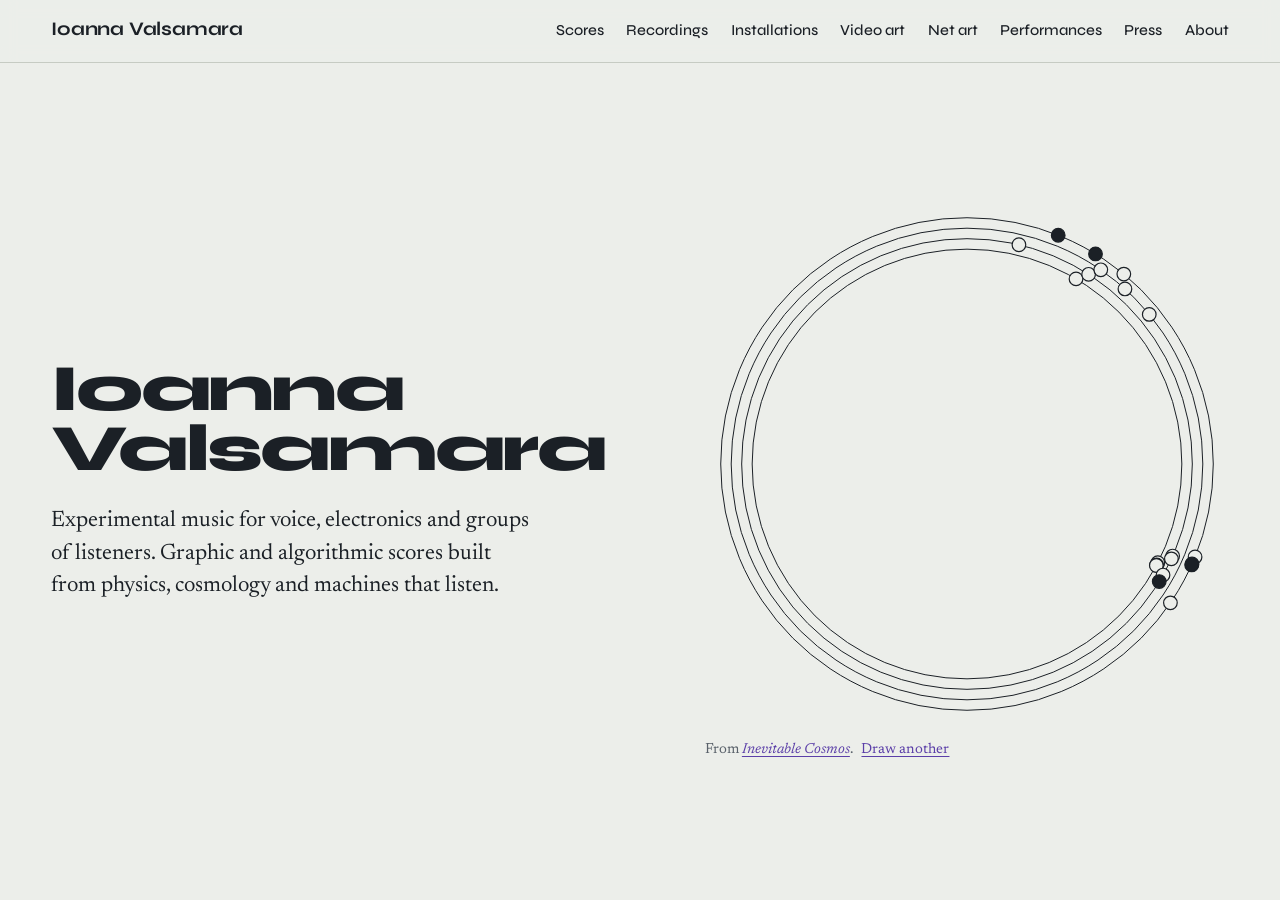
<file: index.html>
<!doctype html>
<html lang="en">
<head>
  <meta charset="utf-8">
  <meta name="viewport" content="width=device-width, initial-scale=1">
  <title>Ioanna Valsamara</title>
  <meta name="description" content="Ioanna Valsamara composes and performs experimental music with voice, electronics and graphic and algorithmic scores.">
  <meta property="og:title" content="Ioanna Valsamara">
  <meta property="og:description" content="Experimental music, graphic and algorithmic scores, voice and electronics.">
  <meta property="og:image" content="images/inevitable-cosmos.jpg">
  <meta property="og:type" content="website">
  <link rel="icon" href="data:image/svg+xml,%3Csvg xmlns='http://www.w3.org/2000/svg' viewBox='0 0 64 64'%3E%3Ccircle cx='32' cy='32' r='26' fill='none' stroke='%231B2026' stroke-width='3'/%3E%3Ccircle cx='32' cy='6' r='5' fill='%231B2026'/%3E%3Ccircle cx='55' cy='42' r='5' fill='%23fff' stroke='%231B2026' stroke-width='3'/%3E%3C/svg%3E">
  <link rel="preconnect" href="https://fonts.googleapis.com">
  <link rel="preconnect" href="https://fonts.gstatic.com" crossorigin>
  <link href="https://fonts.googleapis.com/css2?family=Newsreader:ital,opsz,wght@0,6..72,400;0,6..72,500;1,6..72,400&family=Syne:wght@500;700;800&display=swap" rel="stylesheet">
  <link rel="stylesheet" href="style.css">
</head>
<body class="home">

<a class="skip" href="#content">Skip to content</a>

<header class="site-header">
  <a class="wordmark" href="./">Ioanna Valsamara</a>
  <nav aria-label="Main">
    <ul>
      <li><a href="scores.html">Scores</a></li>
      <li><a href="recordings.html">Recordings</a></li>
      <li><a href="installations.html">Installations</a></li>
      <li><a href="video-art.html">Video art</a></li>
      <li><a href="net-art.html">Net art</a></li>
      <li><a href="performances.html">Performances</a></li>
      <li><a href="press.html">Press</a></li>
      <li><a href="about.html">About</a></li>
    </ul>
  </nav>
</header>

<main id="content">
  <section class="hero">
    <div class="hero-text">
      <h1>Ioanna<br>Valsamara</h1>
      <p class="lede">Experimental music for voice, electronics and groups of listeners. Graphic and algorithmic scores built from physics, cosmology and machines that listen.</p>
    </div>
    <figure class="hero-staff">
      <canvas id="staff" aria-label="Drawn after the score Inevitable Cosmos" role="img"></canvas>
      <figcaption>
        From <a href="scores.html#inevitable-cosmos"><em>Inevitable Cosmos</em></a>.
        <button type="button" id="redraw">Draw another</button>
      </figcaption>
    </figure>
  </section>
</main>

<script src="script.js"></script>
</body>
</html>
</file>
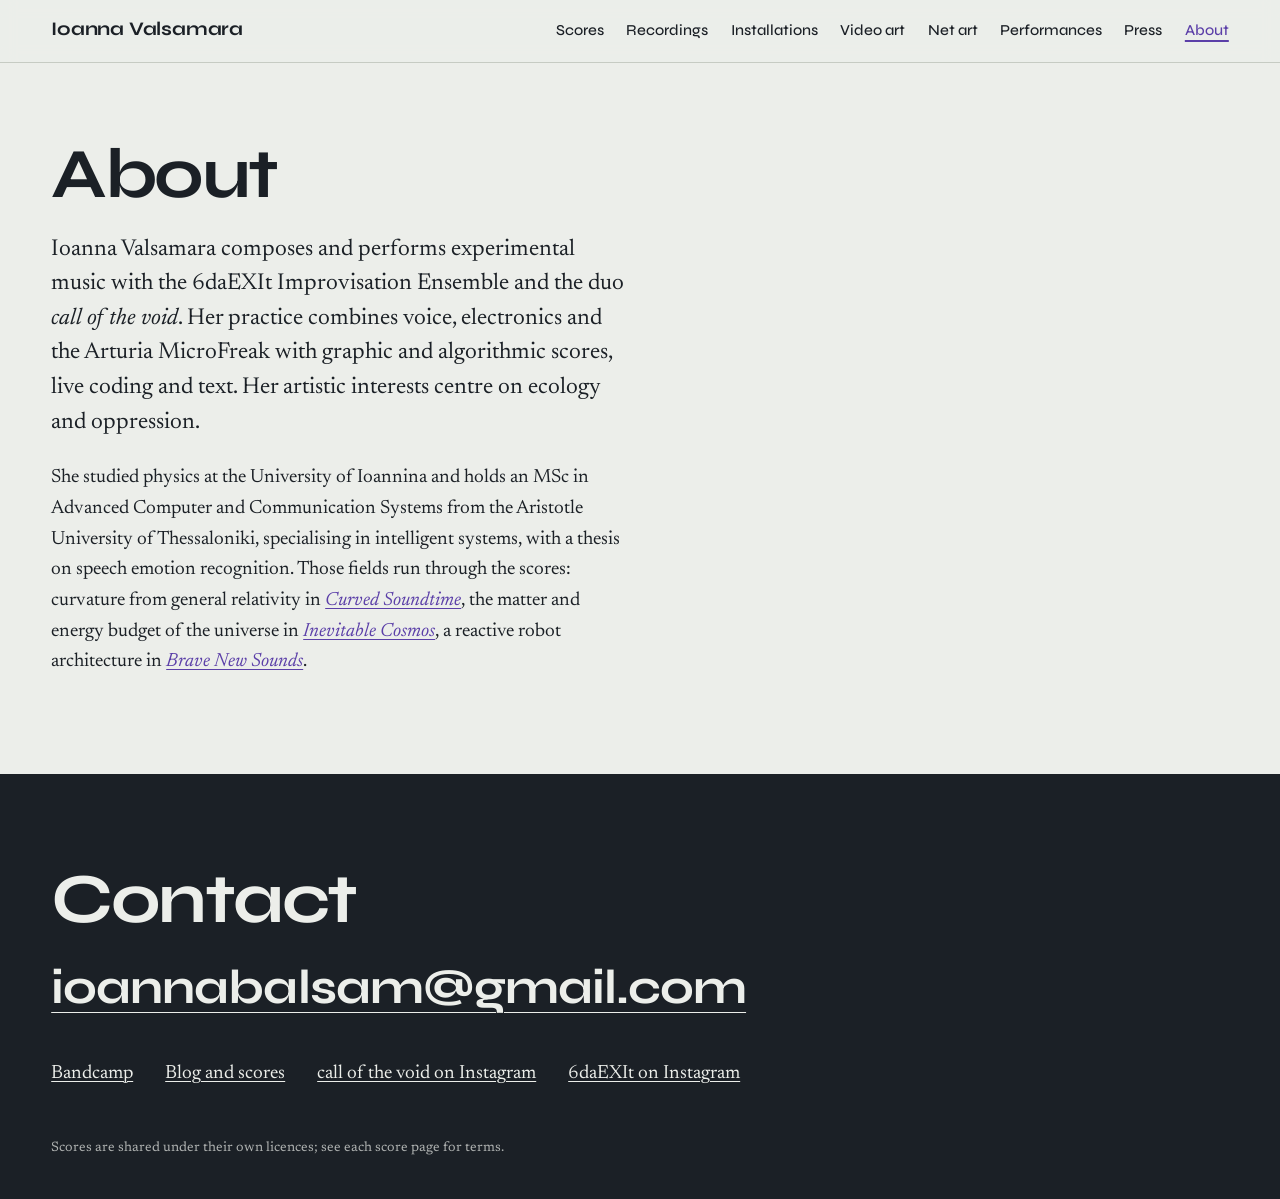
<file: about.html>
<!doctype html>
<html lang="en">
<head>
  <meta charset="utf-8">
  <meta name="viewport" content="width=device-width, initial-scale=1">
  <title>About and contact — Ioanna Valsamara</title>
  <meta name="description" content="Biography and contact for Ioanna Valsamara.">
  <meta property="og:title" content="Ioanna Valsamara">
  <meta property="og:description" content="Experimental music, graphic and algorithmic scores, voice and electronics.">
  <meta property="og:image" content="images/inevitable-cosmos.jpg">
  <meta property="og:type" content="website">
  <link rel="icon" href="data:image/svg+xml,%3Csvg xmlns='http://www.w3.org/2000/svg' viewBox='0 0 64 64'%3E%3Ccircle cx='32' cy='32' r='26' fill='none' stroke='%231B2026' stroke-width='3'/%3E%3Ccircle cx='32' cy='6' r='5' fill='%231B2026'/%3E%3Ccircle cx='55' cy='42' r='5' fill='%23fff' stroke='%231B2026' stroke-width='3'/%3E%3C/svg%3E">
  <link rel="preconnect" href="https://fonts.googleapis.com">
  <link rel="preconnect" href="https://fonts.gstatic.com" crossorigin>
  <link href="https://fonts.googleapis.com/css2?family=Newsreader:ital,opsz,wght@0,6..72,400;0,6..72,500;1,6..72,400&family=Syne:wght@500;700;800&display=swap" rel="stylesheet">
  <link rel="stylesheet" href="style.css">
</head>
<body class="inner">

<a class="skip" href="#content">Skip to content</a>

<header class="site-header">
  <a class="wordmark" href="./">Ioanna Valsamara</a>
  <nav aria-label="Main">
    <ul>
      <li><a href="scores.html">Scores</a></li>
      <li><a href="recordings.html">Recordings</a></li>
      <li><a href="installations.html">Installations</a></li>
      <li><a href="video-art.html">Video art</a></li>
      <li><a href="net-art.html">Net art</a></li>
      <li><a href="performances.html">Performances</a></li>
      <li><a href="press.html">Press</a></li>
      <li><a href="about.html" aria-current="page">About</a></li>
    </ul>
  </nav>
</header>

<main id="content">
  <section id="about" class="section about">
    <h1>About</h1>
    <div class="prose">
      <p>Ioanna Valsamara composes and performs experimental music with the 6daEXIt Improvisation Ensemble and the duo <em>call of the void</em>. Her practice combines voice, electronics and the Arturia MicroFreak with graphic and algorithmic scores, live coding and text. Her artistic interests centre on ecology and oppression.</p>
      <p>She studied physics at the University of Ioannina and holds an MSc in Advanced Computer and Communication Systems from the Aristotle University of Thessaloniki, specialising in intelligent systems, with a thesis on speech emotion recognition. Those fields run through the scores: curvature from general relativity in <a href="scores.html#curved-soundtime"><em>Curved Soundtime</em></a>, the matter and energy budget of the universe in <a href="scores.html#inevitable-cosmos"><em>Inevitable Cosmos</em></a>, a reactive robot architecture in <a href="scores.html#brave-new-sounds"><em>Brave New Sounds</em></a>.</p>
    </div>
  </section>

<section id="contact" class="contact">
  <h2>Contact</h2>
  <p class="email"><a href="mailto:ioannabalsam@gmail.com">ioannabalsam@gmail.com</a></p>
  <ul class="links">
    <li><a href="https://ioannavalsamara.bandcamp.com" target="_blank" rel="noopener">Bandcamp</a></li>
    <li><a href="https://ioannavals.blogspot.com/" target="_blank" rel="noopener">Blog and scores</a></li>
    <li><a href="https://www.instagram.com/callofthevoid_____/" target="_blank" rel="noopener">call of the void on Instagram</a></li>
    <li><a href="https://www.instagram.com/6daexit/" target="_blank" rel="noopener">6daEXIt on Instagram</a></li>
  </ul>
  <p class="small">Scores are shared under their own licences; see each score page for terms.</p>
</section>
</main>


<script src="script.js"></script>
</body>
</html>
</file>
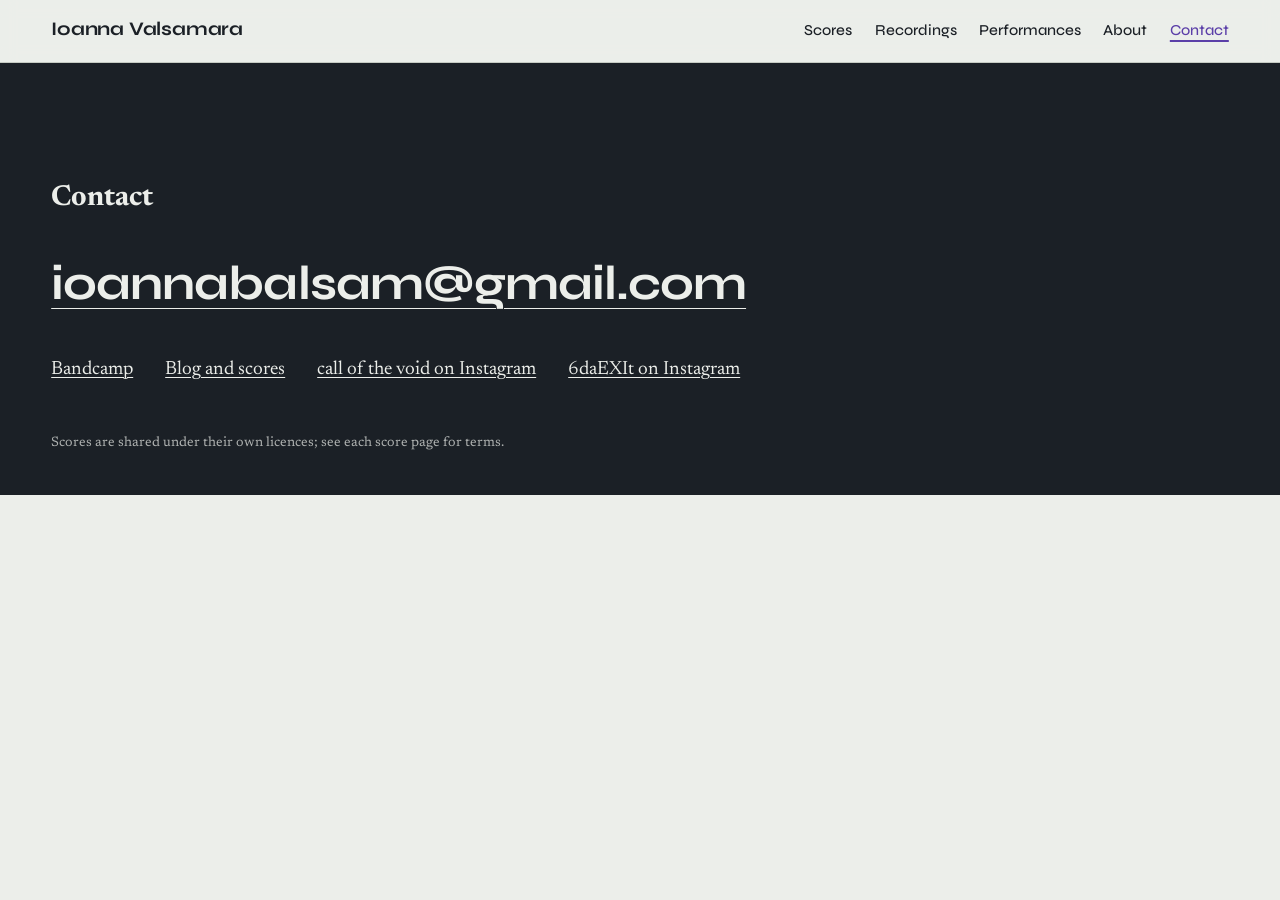
<file: contact.html>
<!doctype html>
<html lang="en">
<head>
  <meta charset="utf-8">
  <meta name="viewport" content="width=device-width, initial-scale=1">
  <title>Contact — Ioanna Valsamara</title>
  <meta name="description" content="Contact and links, by Ioanna Valsamara.">
  <meta property="og:title" content="Ioanna Valsamara">
  <meta property="og:description" content="Experimental music, graphic and algorithmic scores, voice and electronics.">
  <meta property="og:image" content="images/inevitable-cosmos.jpg">
  <meta property="og:type" content="website">
  <link rel="icon" href="data:image/svg+xml,%3Csvg xmlns='http://www.w3.org/2000/svg' viewBox='0 0 64 64'%3E%3Ccircle cx='32' cy='32' r='26' fill='none' stroke='%231B2026' stroke-width='3'/%3E%3Ccircle cx='32' cy='6' r='5' fill='%231B2026'/%3E%3Ccircle cx='55' cy='42' r='5' fill='%23fff' stroke='%231B2026' stroke-width='3'/%3E%3C/svg%3E">
  <link rel="preconnect" href="https://fonts.googleapis.com">
  <link rel="preconnect" href="https://fonts.gstatic.com" crossorigin>
  <link href="https://fonts.googleapis.com/css2?family=Newsreader:ital,opsz,wght@0,6..72,400;0,6..72,500;1,6..72,400&family=Syne:wght@500;700;800&display=swap" rel="stylesheet">
  <link rel="stylesheet" href="style.css">
</head>
<body class="inner">

<a class="skip" href="#content">Skip to content</a>

<header class="site-header">
  <a class="wordmark" href="./">Ioanna Valsamara</a>
  <nav aria-label="Main">
    <ul>
      <li><a href="scores.html">Scores</a></li>
      <li><a href="recordings.html">Recordings</a></li>
      <li><a href="performances.html">Performances</a></li>
      <li><a href="about.html">About</a></li>
      <li><a href="contact.html" aria-current="page">Contact</a></li>
    </ul>
  </nav>
</header>

<main id="content">
<section class="contact">
  <h1>Contact</h1>
  <p class="email"><a href="mailto:ioannabalsam@gmail.com">ioannabalsam@gmail.com</a></p>
  <ul class="links">
    <li><a href="https://ioannavalsamara.bandcamp.com">Bandcamp</a></li>
    <li><a href="https://ioannavals.blogspot.com/">Blog and scores</a></li>
    <li><a href="https://www.instagram.com/callofthevoid_____/">call of the void on Instagram</a></li>
    <li><a href="https://www.instagram.com/6daexit/">6daEXIt on Instagram</a></li>
  </ul>
  <p class="small">Scores are shared under their own licences; see each score page for terms.</p>
</section>
</main>

<script src="script.js"></script>
</body>
</html>
</file>
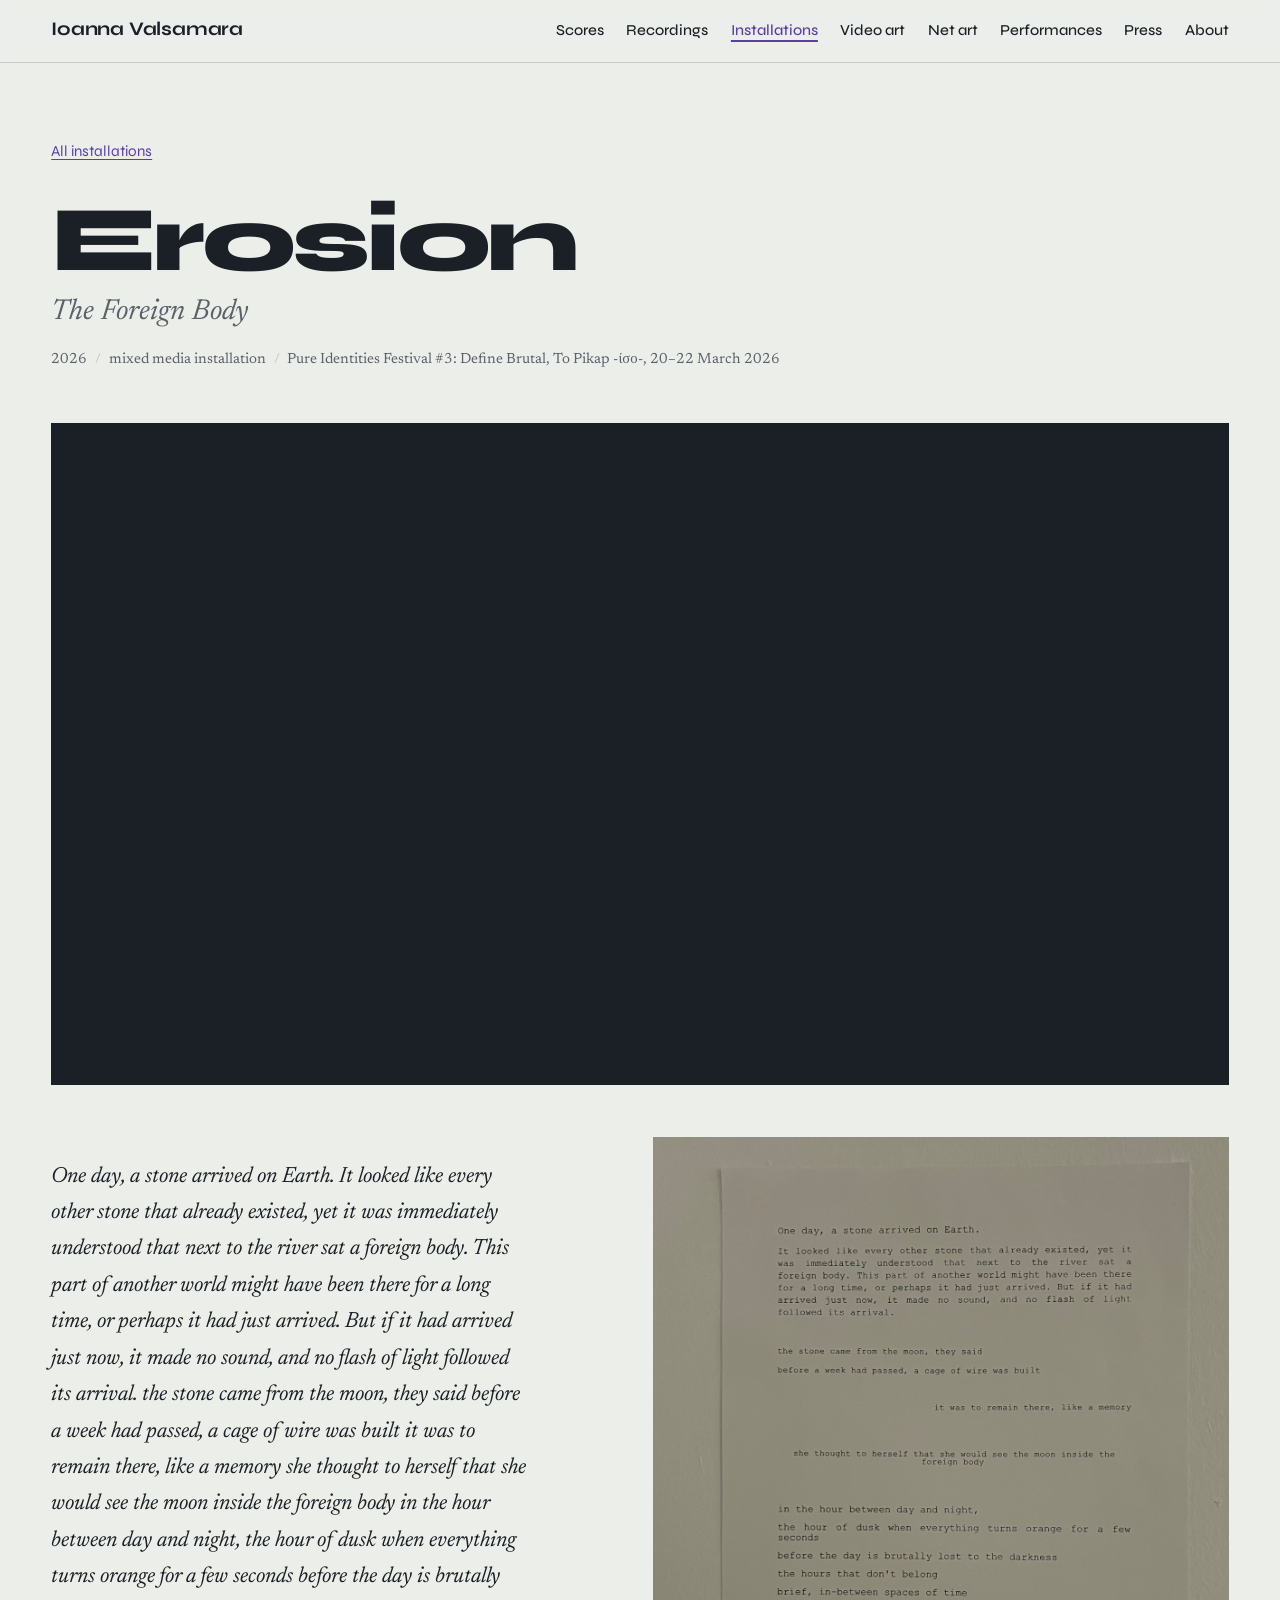
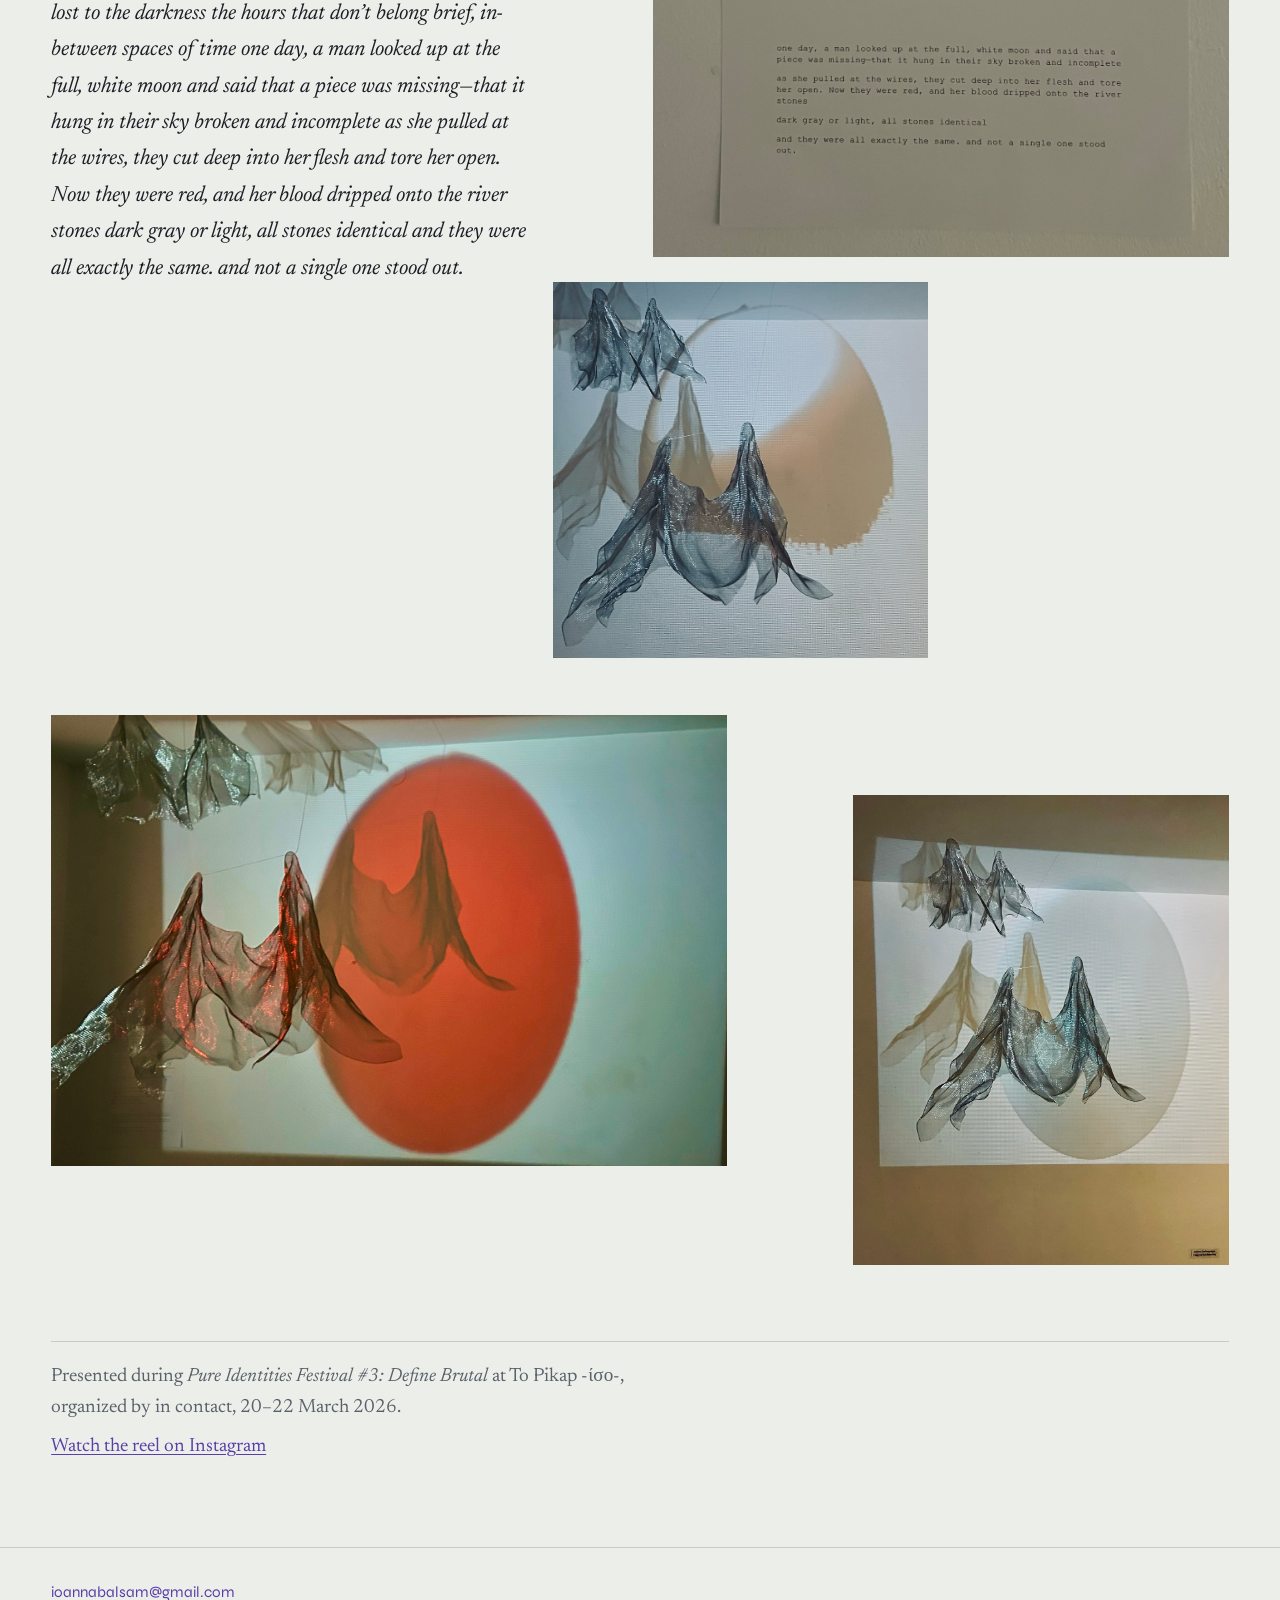
<file: installation-1.html>
<!doctype html>
<html lang="en">
<head>
  <meta charset="utf-8">
  <meta name="viewport" content="width=device-width, initial-scale=1">
  <title>Erosion: The Foreign Body — Ioanna Valsamara</title>
  <meta name="description" content="Erosion: The Foreign Body (2026), mixed media installation by Ioanna Valsamara, presented at Pure Identities Festival #3: Define Brutal.">
  <meta property="og:title" content="Ioanna Valsamara">
  <meta property="og:description" content="Experimental music, graphic and algorithmic scores, voice and electronics.">
  <meta property="og:image" content="images/inevitable-cosmos.jpg">
  <meta property="og:type" content="website">
  <link rel="icon" href="data:image/svg+xml,%3Csvg xmlns='http://www.w3.org/2000/svg' viewBox='0 0 64 64'%3E%3Ccircle cx='32' cy='32' r='26' fill='none' stroke='%231B2026' stroke-width='3'/%3E%3Ccircle cx='32' cy='6' r='5' fill='%231B2026'/%3E%3Ccircle cx='55' cy='42' r='5' fill='%23fff' stroke='%231B2026' stroke-width='3'/%3E%3C/svg%3E">
  <link rel="preconnect" href="https://fonts.googleapis.com">
  <link rel="preconnect" href="https://fonts.gstatic.com" crossorigin>
  <link href="https://fonts.googleapis.com/css2?family=Newsreader:ital,opsz,wght@0,6..72,400;0,6..72,500;1,6..72,400&family=Syne:wght@500;700;800&display=swap" rel="stylesheet">
  <link rel="stylesheet" href="style.css">
</head>
<body class="inner">

<a class="skip" href="#content">Skip to content</a>

<header class="site-header">
  <a class="wordmark" href="./">Ioanna Valsamara</a>
  <nav aria-label="Main">
    <ul>
      <li><a href="scores.html">Scores</a></li>
      <li><a href="recordings.html">Recordings</a></li>
      <li><a href="installations.html" aria-current="page">Installations</a></li>
      <li><a href="video-art.html">Video art</a></li>
      <li><a href="net-art.html">Net art</a></li>
      <li><a href="performances.html">Performances</a></li>
      <li><a href="press.html">Press</a></li>
      <li><a href="about.html">About</a></li>
    </ul>
  </nav>
</header>

<main id="content">
  <article class="section work-detail">
    <p class="back"><a href="installations.html">All installations</a></p>
    <header class="work-head">
      <h1>Erosion</h1>
      <p class="subtitle-line">The Foreign Body</p>
      <p class="meta">2026 <span class="sep">/</span> mixed media installation <span class="sep">/</span> Pure Identities Festival #3: Define Brutal, To Pikap -ίσο-, 20–22 March 2026</p>
    </header>

    <!-- VIDEO: put a YouTube (or Vimeo) link between the quotes of data-video. -->
    <div class="video full" data-video="https://youtu.be/jHbicy8vaYM" data-placeholder="Video goes here" data-title="Erosion: The Foreign Body, video documentation"></div>

    <!-- PHOTOS: images/installation-1-photo-1.jpeg ... photo-4.jpg
         1 and 2 sit beside the text, 3 and 4 below. -->
    <div class="mosaic erosion">
      <div class="m-text">
        <p class="story">One day, a stone arrived on Earth. It looked like every other stone that already existed, yet it was immediately understood that next to the river sat a foreign body. This part of another world might have been there for a long time, or perhaps it had just arrived. But if it had arrived just now, it made no sound, and no flash of light followed its arrival. the stone came from the moon, they said before a week had passed, a cage of wire was built it was to remain there, like a memory she thought to herself that she would see the moon inside the foreign body in the hour between day and night, the hour of dusk when everything turns orange for a few seconds before the day is brutally lost to the darkness the hours that don’t belong brief, in-between spaces of time one day, a man looked up at the full, white moon and said that a piece was missing—that it hung in their sky broken and incomplete as she pulled at the wires, they cut deep into her flesh and tore her open. Now they were red, and her blood dripped onto the river stones dark gray or light, all stones identical and they were all exactly the same. and not a single one stood out.</p>
      </div>
      <figure class="ph p1" data-file="images/installation-1-photo-1.jpeg"><a href="images/installation-1-photo-1.jpeg" target="_blank" rel="noopener"><img src="images/installation-1-photo-1.jpeg" alt="Erosion: The Foreign Body, installation view" loading="lazy" onerror="this.closest('figure').classList.add('missing'); this.parentElement.remove()"></a></figure>
      <figure class="ph p2" data-file="images/installation-1-photo-2.JPEG"><a href="images/installation-1-photo-2.JPEG" target="_blank" rel="noopener"><img src="images/installation-1-photo-2.JPEG" alt="Erosion: The Foreign Body, detail" loading="lazy" onerror="this.closest('figure').classList.add('missing'); this.parentElement.remove()"></a></figure>
      <figure class="ph p3" data-file="images/installation-1-photo-3.jpg"><a href="images/installation-1-photo-3.jpg" target="_blank" rel="noopener"><img src="images/installation-1-photo-3.jpg" alt="Erosion: The Foreign Body, detail" loading="lazy" onerror="this.closest('figure').classList.add('missing'); this.parentElement.remove()"></a></figure>
      <figure class="ph p4" data-file="images/installation-1-photo-4.jpg"><a href="images/installation-1-photo-4.jpg" target="_blank" rel="noopener"><img src="images/installation-1-photo-4.jpg" alt="Erosion: The Foreign Body, installation view" loading="lazy" onerror="this.closest('figure').classList.add('missing'); this.parentElement.remove()"></a></figure>
    </div>

    <footer class="work-foot">
      <p>Presented during <em>Pure Identities Festival #3: Define Brutal</em> at To Pikap -ίσο-, organized by in contact, 20–22 March 2026.</p>
      <p><a href="https://www.instagram.com/reel/DaVi8Fnyh3B/" target="_blank" rel="noopener">Watch the reel on Instagram</a></p>
    </footer>
  </article>
</main>

<footer class="page-footer">
  <a href="mailto:ioannabalsam@gmail.com">ioannabalsam@gmail.com</a>
</footer>

<script src="script.js"></script>
</body>
</html>
</file>
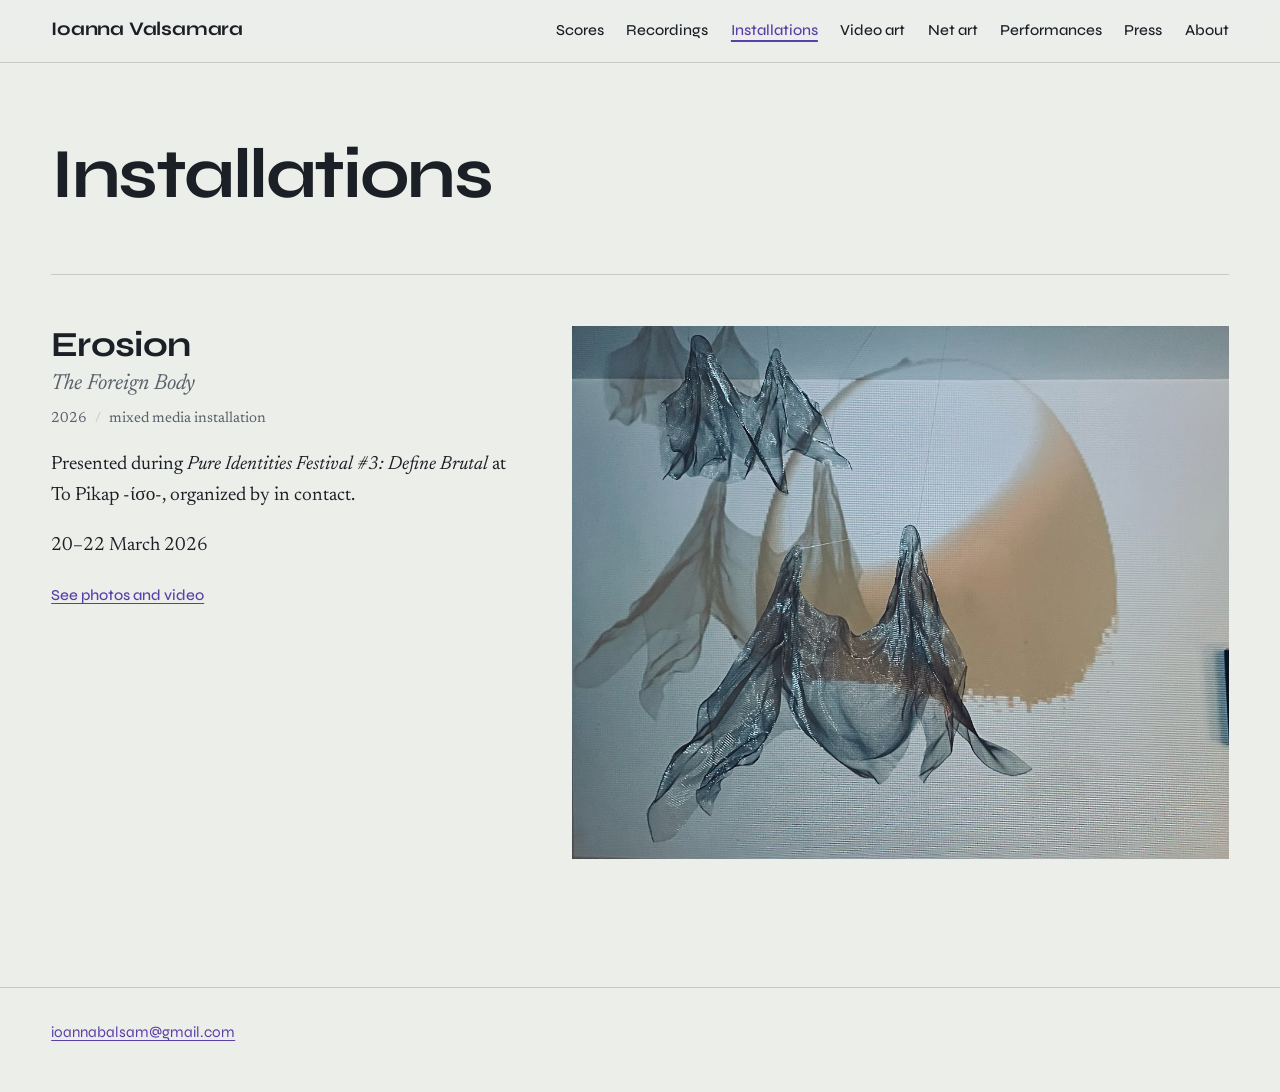
<file: installations.html>
<!doctype html>
<html lang="en">
<head>
  <meta charset="utf-8">
  <meta name="viewport" content="width=device-width, initial-scale=1">
  <title>Installations — Ioanna Valsamara</title>
  <meta name="description" content="Installations by Ioanna Valsamara.">
  <meta property="og:title" content="Ioanna Valsamara">
  <meta property="og:description" content="Experimental music, graphic and algorithmic scores, voice and electronics.">
  <meta property="og:image" content="images/inevitable-cosmos.jpg">
  <meta property="og:type" content="website">
  <link rel="icon" href="data:image/svg+xml,%3Csvg xmlns='http://www.w3.org/2000/svg' viewBox='0 0 64 64'%3E%3Ccircle cx='32' cy='32' r='26' fill='none' stroke='%231B2026' stroke-width='3'/%3E%3Ccircle cx='32' cy='6' r='5' fill='%231B2026'/%3E%3Ccircle cx='55' cy='42' r='5' fill='%23fff' stroke='%231B2026' stroke-width='3'/%3E%3C/svg%3E">
  <link rel="preconnect" href="https://fonts.googleapis.com">
  <link rel="preconnect" href="https://fonts.gstatic.com" crossorigin>
  <link href="https://fonts.googleapis.com/css2?family=Newsreader:ital,opsz,wght@0,6..72,400;0,6..72,500;1,6..72,400&family=Syne:wght@500;700;800&display=swap" rel="stylesheet">
  <link rel="stylesheet" href="style.css">
</head>
<body class="inner">

<a class="skip" href="#content">Skip to content</a>

<header class="site-header">
  <a class="wordmark" href="./">Ioanna Valsamara</a>
  <nav aria-label="Main">
    <ul>
      <li><a href="scores.html">Scores</a></li>
      <li><a href="recordings.html">Recordings</a></li>
      <li><a href="installations.html" aria-current="page">Installations</a></li>
      <li><a href="video-art.html">Video art</a></li>
      <li><a href="net-art.html">Net art</a></li>
      <li><a href="performances.html">Performances</a></li>
      <li><a href="press.html">Press</a></li>
      <li><a href="about.html">About</a></li>
    </ul>
  </nav>
</header>

<main id="content">
  <section id="installations" class="section">
    <h1>Installations</h1>
    <p class="section-intro"></p>

    <!-- ===== ONE WORK =====
         To add another: copy this whole <article>, change "installation-1" everywhere
         (e.g. to installation-2), and make a matching installation-2.html page. -->
    <article class="score" id="installation-1">
      <div class="score-text">
        <h3><a class="title-link" href="installation-1.html">Erosion</a> <span class="subtitle">The Foreign Body</span></h3>
        <p class="meta">2026 <span class="sep">/</span> mixed media installation</p>
        <p>Presented during <em>Pure Identities Festival #3: Define Brutal</em> at To Pikap -ίσο-, organized by in contact.</p>
        <p>20–22 March 2026</p>
        <a class="score-link" href="installation-1.html">See photos and video</a>
      </div>
      <div class="score-image photo" data-file="images/installation-1-photo-1.JPEG"><a href="installation-1.html"><img src="images/installation-1-photo-1.JPEG" alt="Erosion: The Foreign Body, installation view" loading="lazy" onerror="this.closest('.score-image').classList.add('missing'); this.remove()"></a></div>
    </article>

  </section>
</main>

<footer class="page-footer">
  <a href="mailto:ioannabalsam@gmail.com">ioannabalsam@gmail.com</a>
</footer>

<script src="script.js"></script>
</body>
</html>
</file>
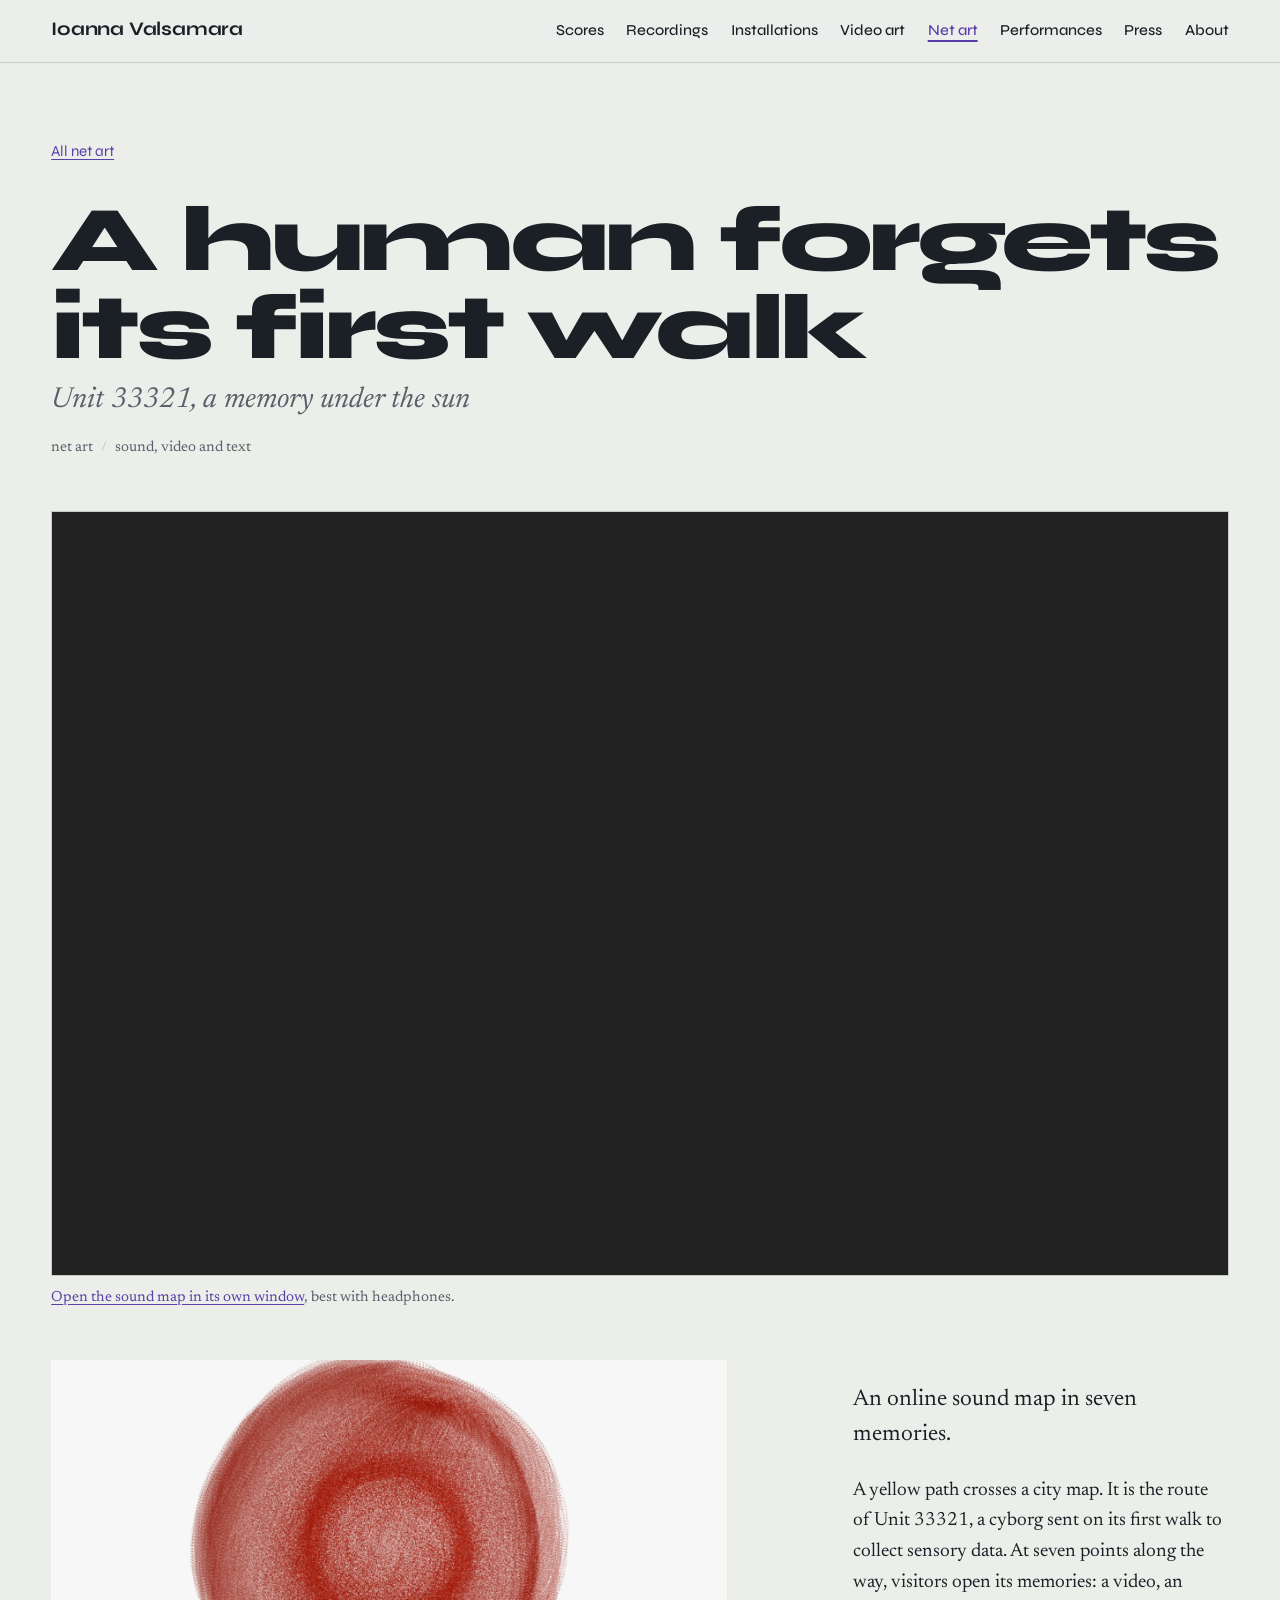
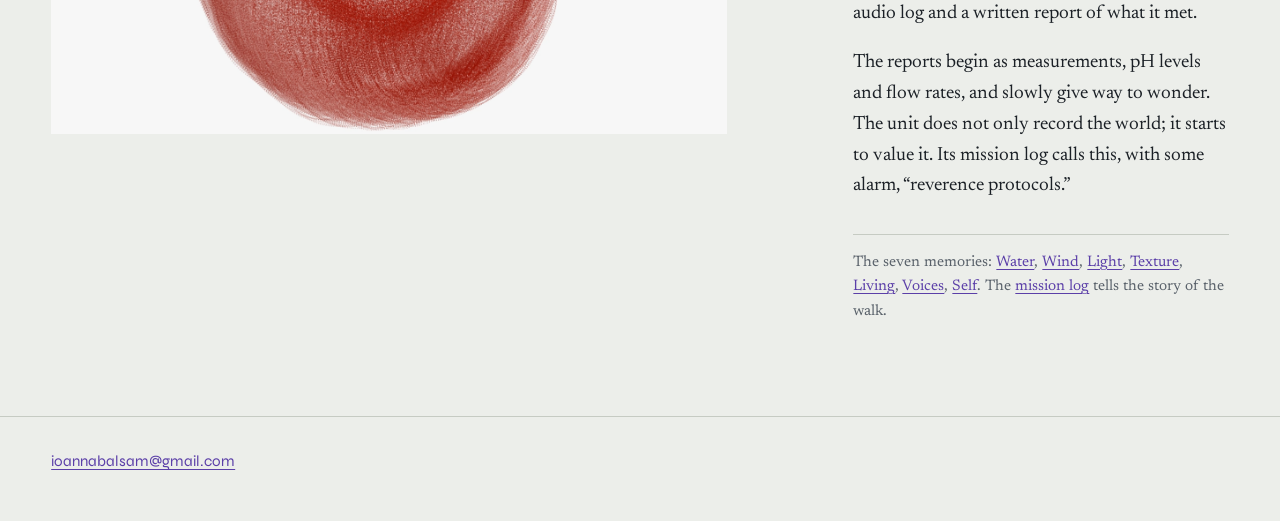
<file: net-art-1.html>
<!doctype html>
<html lang="en">
<head>
  <meta charset="utf-8">
  <meta name="viewport" content="width=device-width, initial-scale=1">
  <title>Digital Poetry Sound Map — Ioanna Valsamara</title>
  <meta name="description" content="Digital Poetry Sound Map: A human forgets its first walk. Net art by Ioanna Valsamara: an online sound map in seven memories.">
  <meta property="og:title" content="Ioanna Valsamara">
  <meta property="og:description" content="Experimental music, graphic and algorithmic scores, voice and electronics.">
  <meta property="og:image" content="images/inevitable-cosmos.jpg">
  <meta property="og:type" content="website">
  <link rel="icon" href="data:image/svg+xml,%3Csvg xmlns='http://www.w3.org/2000/svg' viewBox='0 0 64 64'%3E%3Ccircle cx='32' cy='32' r='26' fill='none' stroke='%231B2026' stroke-width='3'/%3E%3Ccircle cx='32' cy='6' r='5' fill='%231B2026'/%3E%3Ccircle cx='55' cy='42' r='5' fill='%23fff' stroke='%231B2026' stroke-width='3'/%3E%3C/svg%3E">
  <link rel="preconnect" href="https://fonts.googleapis.com">
  <link rel="preconnect" href="https://fonts.gstatic.com" crossorigin>
  <link href="https://fonts.googleapis.com/css2?family=Newsreader:ital,opsz,wght@0,6..72,400;0,6..72,500;1,6..72,400&family=Syne:wght@500;700;800&display=swap" rel="stylesheet">
  <link rel="stylesheet" href="style.css">
</head>
<body class="inner">

<a class="skip" href="#content">Skip to content</a>

<header class="site-header">
  <a class="wordmark" href="./">Ioanna Valsamara</a>
  <nav aria-label="Main">
    <ul>
      <li><a href="scores.html">Scores</a></li>
      <li><a href="recordings.html">Recordings</a></li>
      <li><a href="installations.html">Installations</a></li>
      <li><a href="video-art.html">Video art</a></li>
      <li><a href="net-art.html" aria-current="page">Net art</a></li>
      <li><a href="performances.html">Performances</a></li>
      <li><a href="press.html">Press</a></li>
      <li><a href="about.html">About</a></li>
    </ul>
  </nav>
</header>

<main id="content">
  <article class="section work-detail">
    <p class="back"><a href="net-art.html">All net art</a></p>
    <header class="work-head">
      <h1>A human forgets its first walk</h1>
      <p class="subtitle-line">Unit 33321, a memory under the sun</p>
      <!-- Add the year at the start of this line, e.g. 2025 <span class="sep">/</span> -->
      <p class="meta">net art <span class="sep">/</span> sound, video and text</p>
    </header>

    <!-- LIVE WORK: the project itself, playable inside the page -->
    <figure class="live-frame">
      <iframe src="https://vioanl.github.io/digital-poetry-map/" title="Digital Poetry Sound Map, live" loading="lazy"></iframe>
      <figcaption><a href="https://vioanl.github.io/digital-poetry-map/" target="_blank" rel="noopener">Open the sound map in its own window</a>, best with headphones.</figcaption>
    </figure>

    <!-- PHOTO: images/net-art-1-photo-1.png (the map) -->
    <div class="mosaic dance">
      <figure class="ph p1 map" data-file="images/net-art-1-photo-1.png"><a href="https://vioanl.github.io/digital-poetry-map/" target="_blank" rel="noopener"><img src="images/net-art-1-photo-1.png" alt="Dark city map crossed by a hand-drawn yellow path" loading="lazy" width="667" height="681" onerror="this.closest('figure').classList.add('missing'); this.parentElement.remove()"></a></figure>
      <div class="m-text">
        <p class="lead">An online sound map in seven memories.</p>
        <p>A yellow path crosses a city map. It is the route of Unit 33321, a cyborg sent on its first walk to collect sensory data. At seven points along the way, visitors open its memories: a video, an audio log and a written report of what it met.</p>
        <p>The reports begin as measurements, pH levels and flow rates, and slowly give way to wonder. The unit does not only record the world; it starts to value it. Its mission log calls this, with some alarm, “reverence protocols.”</p>
        <p class="exhibit">The seven memories: <a href="https://vioanl.github.io/digital-poetry-map/water.html" target="_blank" rel="noopener">Water</a>, <a href="https://vioanl.github.io/digital-poetry-map/wind.html" target="_blank" rel="noopener">Wind</a>, <a href="https://vioanl.github.io/digital-poetry-map/light.html" target="_blank" rel="noopener">Light</a>, <a href="https://vioanl.github.io/digital-poetry-map/texture.html" target="_blank" rel="noopener">Texture</a>, <a href="https://vioanl.github.io/digital-poetry-map/living.html" target="_blank" rel="noopener">Living</a>, <a href="https://vioanl.github.io/digital-poetry-map/voices.html" target="_blank" rel="noopener">Voices</a>, <a href="https://vioanl.github.io/digital-poetry-map/self.html" target="_blank" rel="noopener">Self</a>. The <a href="https://vioanl.github.io/digital-poetry-map/about.html" target="_blank" rel="noopener">mission log</a> tells the story of the walk.</p>
      </div>
    </div>
  </article>
</main>

<footer class="page-footer">
  <a href="mailto:ioannabalsam@gmail.com">ioannabalsam@gmail.com</a>
</footer>

<script src="script.js"></script>
</body>
</html>
</file>
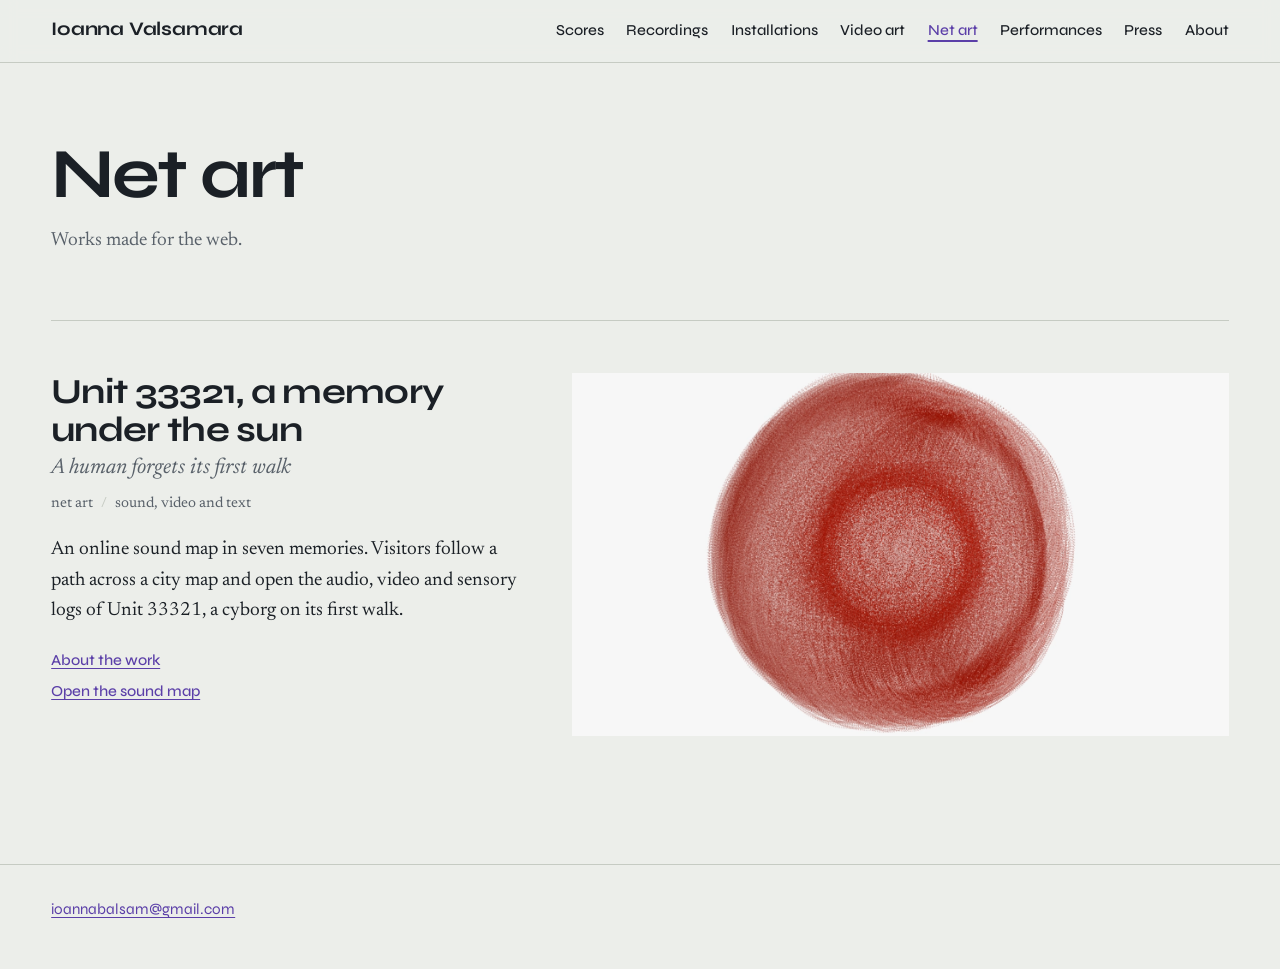
<file: net-art.html>
<!doctype html>
<html lang="en">
<head>
  <meta charset="utf-8">
  <meta name="viewport" content="width=device-width, initial-scale=1">
  <title>Net art — Ioanna Valsamara</title>
  <meta name="description" content="Net art by Ioanna Valsamara.">
  <meta property="og:title" content="Ioanna Valsamara">
  <meta property="og:description" content="Experimental music, graphic and algorithmic scores, voice and electronics.">
  <meta property="og:image" content="images/inevitable-cosmos.jpg">
  <meta property="og:type" content="website">
  <link rel="icon" href="data:image/svg+xml,%3Csvg xmlns='http://www.w3.org/2000/svg' viewBox='0 0 64 64'%3E%3Ccircle cx='32' cy='32' r='26' fill='none' stroke='%231B2026' stroke-width='3'/%3E%3Ccircle cx='32' cy='6' r='5' fill='%231B2026'/%3E%3Ccircle cx='55' cy='42' r='5' fill='%23fff' stroke='%231B2026' stroke-width='3'/%3E%3C/svg%3E">
  <link rel="preconnect" href="https://fonts.googleapis.com">
  <link rel="preconnect" href="https://fonts.gstatic.com" crossorigin>
  <link href="https://fonts.googleapis.com/css2?family=Newsreader:ital,opsz,wght@0,6..72,400;0,6..72,500;1,6..72,400&family=Syne:wght@500;700;800&display=swap" rel="stylesheet">
  <link rel="stylesheet" href="style.css">
</head>
<body class="inner">

<a class="skip" href="#content">Skip to content</a>

<header class="site-header">
  <a class="wordmark" href="./">Ioanna Valsamara</a>
  <nav aria-label="Main">
    <ul>
      <li><a href="scores.html">Scores</a></li>
      <li><a href="recordings.html">Recordings</a></li>
      <li><a href="installations.html">Installations</a></li>
      <li><a href="video-art.html">Video art</a></li>
      <li><a href="net-art.html" aria-current="page">Net art</a></li>
      <li><a href="performances.html">Performances</a></li>
      <li><a href="press.html">Press</a></li>
      <li><a href="about.html">About</a></li>
    </ul>
  </nav>
</header>

<main id="content">
  <section id="net-art" class="section">
    <h1>Net art</h1>
    <p class="section-intro">Works made for the web.</p>

    <!-- To add another work: copy this <article>, change net-art-1 to net-art-2,
         and copy net-art-1.html to net-art-2.html. -->
    <article class="score" id="net-art-1">
      <div class="score-text">
        <h3><a class="title-link" href="net-art-1.html">Unit 33321, a memory under the sun</a> <span class="subtitle">A human forgets its first walk</span></h3>
        <!-- Add the year at the start of this line, e.g. 2025 <span class="sep">/</span> -->
        <p class="meta">net art <span class="sep">/</span> sound, video and text</p>
        <p>An online sound map in seven memories. Visitors follow a path across a city map and open the audio, video and sensory logs of Unit 33321, a cyborg on its first walk.</p>
        <a class="score-link" href="net-art-1.html">About the work</a><br>
        <a class="score-link" href="https://vioanl.github.io/digital-poetry-map/" target="_blank" rel="noopener">Open the sound map</a>
      </div>
      <div class="score-image photo" data-file="images/net-art-1-photo-1.png"><a href="net-art-1.html"><img src="images/net-art-1-photo-1.png" alt="Dark city map crossed by a hand-drawn yellow path" loading="lazy" width="667" height="681" onerror="this.closest('.score-image').classList.add('missing'); this.remove()"></a></div>
    </article>
  </section>
</main>

<footer class="page-footer">
  <a href="mailto:ioannabalsam@gmail.com">ioannabalsam@gmail.com</a>
</footer>

<script src="script.js"></script>
</body>
</html>
</file>
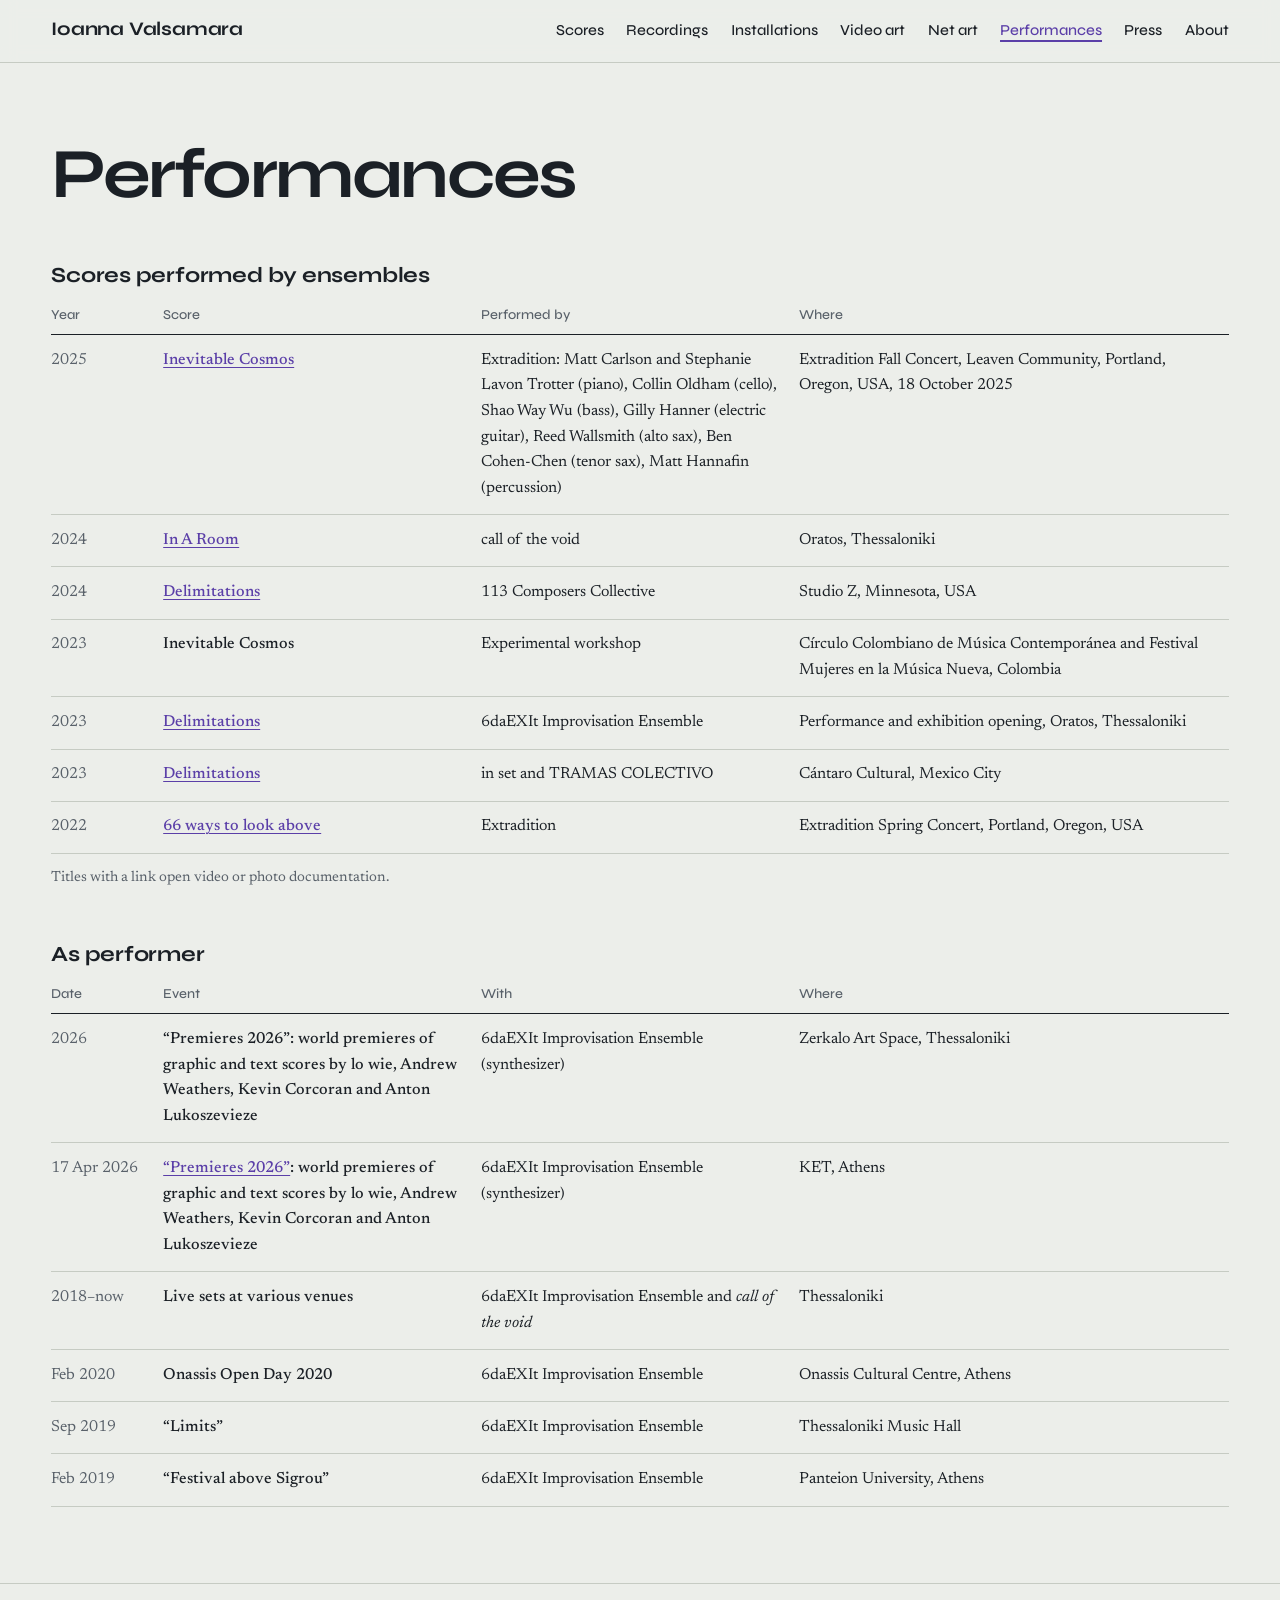
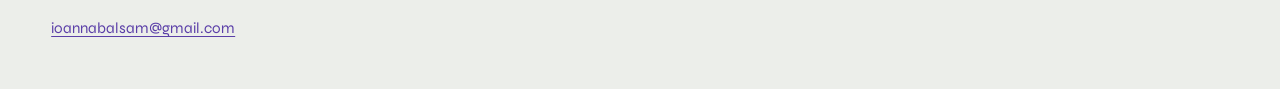
<file: performances.html>
<!doctype html>
<html lang="en">
<head>
  <meta charset="utf-8">
  <meta name="viewport" content="width=device-width, initial-scale=1">
  <title>Performances — Ioanna Valsamara</title>
  <meta name="description" content="Performances of the scores and live sets, by Ioanna Valsamara.">
  <meta property="og:title" content="Ioanna Valsamara">
  <meta property="og:description" content="Experimental music, graphic and algorithmic scores, voice and electronics.">
  <meta property="og:image" content="images/inevitable-cosmos.jpg">
  <meta property="og:type" content="website">
  <link rel="icon" href="data:image/svg+xml,%3Csvg xmlns='http://www.w3.org/2000/svg' viewBox='0 0 64 64'%3E%3Ccircle cx='32' cy='32' r='26' fill='none' stroke='%231B2026' stroke-width='3'/%3E%3Ccircle cx='32' cy='6' r='5' fill='%231B2026'/%3E%3Ccircle cx='55' cy='42' r='5' fill='%23fff' stroke='%231B2026' stroke-width='3'/%3E%3C/svg%3E">
  <link rel="preconnect" href="https://fonts.googleapis.com">
  <link rel="preconnect" href="https://fonts.gstatic.com" crossorigin>
  <link href="https://fonts.googleapis.com/css2?family=Newsreader:ital,opsz,wght@0,6..72,400;0,6..72,500;1,6..72,400&family=Syne:wght@500;700;800&display=swap" rel="stylesheet">
  <link rel="stylesheet" href="style.css">
</head>
<body class="inner">

<a class="skip" href="#content">Skip to content</a>

<header class="site-header">
  <a class="wordmark" href="./">Ioanna Valsamara</a>
  <nav aria-label="Main">
    <ul>
      <li><a href="scores.html">Scores</a></li>
      <li><a href="recordings.html">Recordings</a></li>
      <li><a href="installations.html">Installations</a></li>
      <li><a href="video-art.html">Video art</a></li>
      <li><a href="net-art.html">Net art</a></li>
      <li><a href="performances.html" aria-current="page">Performances</a></li>
      <li><a href="press.html">Press</a></li>
      <li><a href="about.html">About</a></li>
    </ul>
  </nav>
</header>

<main id="content">
  <section id="performances" class="section">
    <h1>Performances</h1>

    <h3 class="group-title">Scores performed by ensembles</h3>
    <table class="list">
      <thead><tr><th scope="col">Year</th><th scope="col">Score</th><th scope="col">Performed by</th><th scope="col">Where</th></tr></thead>
      <tbody>
        <tr><td>2025</td><td><a href="https://www.youtube.com/watch?v=yz9AtrGBuXk" target="_blank" rel="noopener">Inevitable Cosmos</a></td><td>Extradition: Matt Carlson and Stephanie Lavon Trotter (piano), Collin Oldham (cello), Shao Way Wu (bass), Gilly Hanner (electric guitar), Reed Wallsmith (alto sax), Ben Cohen-Chen (tenor sax), Matt Hannafin (percussion)</td><td>Extradition Fall Concert, Leaven Community, Portland, Oregon, USA, 18 October 2025</td></tr>
        <tr><td>2024</td><td><a href="https://www.youtube.com/watch?v=N_gnLmlrjJE&amp;t=997s" target="_blank" rel="noopener">In A Room</a></td><td>call of the void</td><td>Oratos, Thessaloniki</td></tr>
        <tr><td>2024</td><td><a href="https://www.youtube.com/watch?v=s5twbQyHXro" target="_blank" rel="noopener">Delimitations</a></td><td>113 Composers Collective</td><td>Studio Z, Minnesota, USA</td></tr>
        <tr><td>2023</td><td>Inevitable Cosmos</td><td>Experimental workshop</td><td>Círculo Colombiano de Música Contemporánea and Festival Mujeres en la Música Nueva, Colombia</td></tr>
        <tr><td>2023</td><td><a href="https://www.instagram.com/p/CoIIKrLI9jT/" target="_blank" rel="noopener">Delimitations</a></td><td>6daEXIt Improvisation Ensemble</td><td>Performance and exhibition opening, Oratos, Thessaloniki</td></tr>
        <tr><td>2023</td><td><a href="https://www.youtube.com/watch?v=lOCD0aL7Zng" target="_blank" rel="noopener">Delimitations</a></td><td>in set and TRAMAS COLECTIVO</td><td>Cántaro Cultural, Mexico City</td></tr>
        <tr><td>2022</td><td><a href="https://www.youtube.com/watch?v=RSZNrwFN-XE" target="_blank" rel="noopener">66 ways to look above</a></td><td>Extradition</td><td>Extradition Spring Concert, Portland, Oregon, USA</td></tr>
      </tbody>
    </table>
    <p class="note">Titles with a link open video or photo documentation.</p>

    <h3 class="group-title">As performer</h3>
    <table class="list">
      <thead><tr><th scope="col">Date</th><th scope="col">Event</th><th scope="col">With</th><th scope="col">Where</th></tr></thead>
      <tbody>
        <tr><td>2026</td><td>“Premieres 2026”: world premieres of graphic and text scores by lo wie, Andrew Weathers, Kevin Corcoran and Anton Lukoszevieze</td><td>6daEXIt Improvisation Ensemble (synthesizer)</td><td>Zerkalo Art Space, Thessaloniki</td></tr>
        <tr><td>17 Apr 2026</td><td><a href="https://polychorosket.gr/events/6daexit-improvisation-ensemble-premieres-2026/" target="_blank" rel="noopener">“Premieres 2026”</a>: world premieres of graphic and text scores by lo wie, Andrew Weathers, Kevin Corcoran and Anton Lukoszevieze</td><td>6daEXIt Improvisation Ensemble (synthesizer)</td><td>KET, Athens</td></tr>
        <tr><td>2018–now</td><td>Live sets at various venues</td><td>6daEXIt Improvisation Ensemble and <em>call of the void</em></td><td>Thessaloniki</td></tr>
        <tr><td>Feb 2020</td><td>Onassis Open Day 2020</td><td>6daEXIt Improvisation Ensemble</td><td>Onassis Cultural Centre, Athens</td></tr>
        <tr><td>Sep 2019</td><td>“Limits”</td><td>6daEXIt Improvisation Ensemble</td><td>Thessaloniki Music Hall</td></tr>
        <tr><td>Feb 2019</td><td>“Festival above Sigrou”</td><td>6daEXIt Improvisation Ensemble</td><td>Panteion University, Athens</td></tr>
      </tbody>
    </table>
  </section>
</main>

<footer class="page-footer">
  <a href="mailto:ioannabalsam@gmail.com">ioannabalsam@gmail.com</a>
</footer>

<script src="script.js"></script>
</body>
</html>
</file>
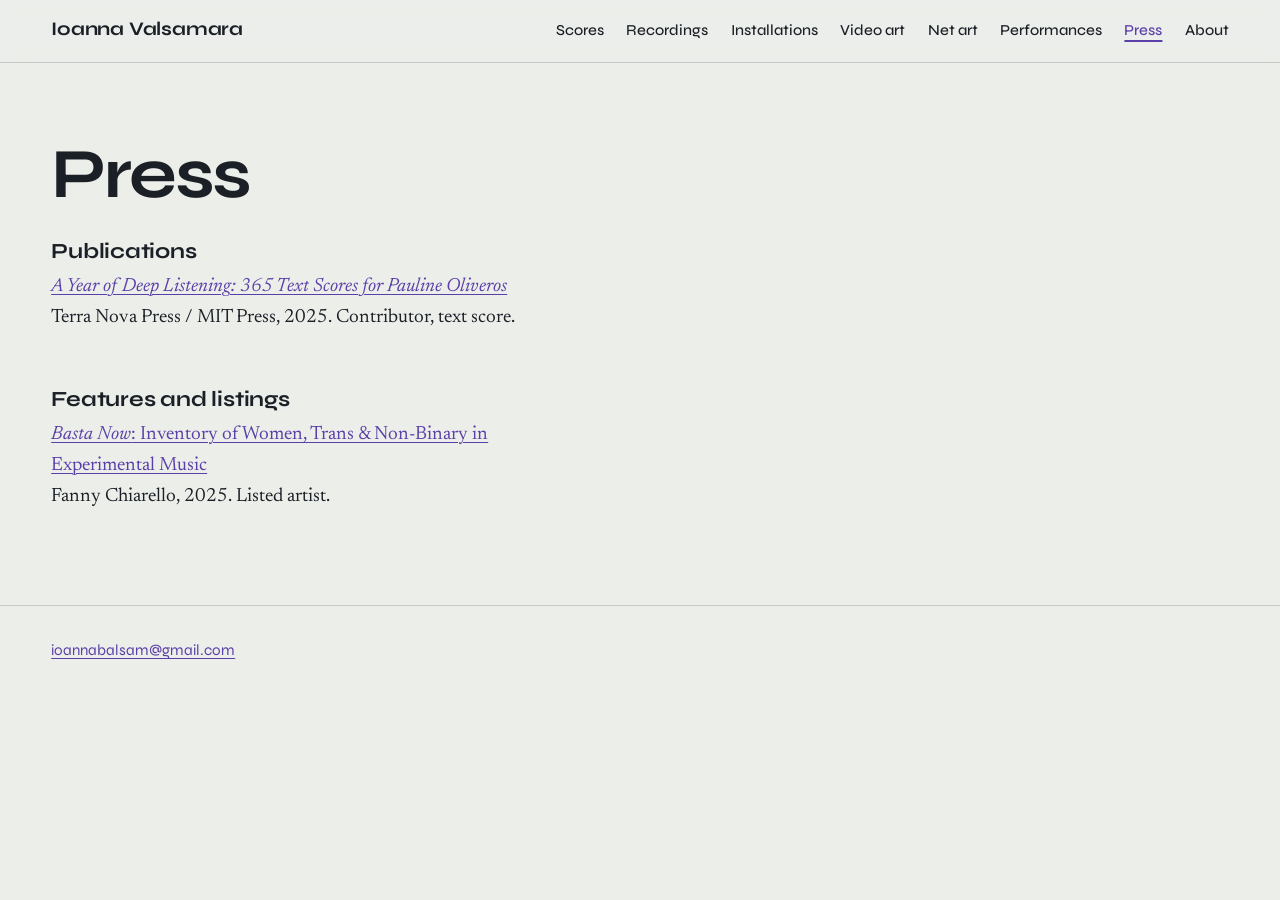
<file: press.html>
<!doctype html>
<html lang="en">
<head>
  <meta charset="utf-8">
  <meta name="viewport" content="width=device-width, initial-scale=1">
  <title>Press — Ioanna Valsamara</title>
  <meta name="description" content="Publications and press about Ioanna Valsamara.">
  <meta property="og:title" content="Ioanna Valsamara">
  <meta property="og:description" content="Experimental music, graphic and algorithmic scores, voice and electronics.">
  <meta property="og:image" content="images/inevitable-cosmos.jpg">
  <meta property="og:type" content="website">
  <link rel="icon" href="data:image/svg+xml,%3Csvg xmlns='http://www.w3.org/2000/svg' viewBox='0 0 64 64'%3E%3Ccircle cx='32' cy='32' r='26' fill='none' stroke='%231B2026' stroke-width='3'/%3E%3Ccircle cx='32' cy='6' r='5' fill='%231B2026'/%3E%3Ccircle cx='55' cy='42' r='5' fill='%23fff' stroke='%231B2026' stroke-width='3'/%3E%3C/svg%3E">
  <link rel="preconnect" href="https://fonts.googleapis.com">
  <link rel="preconnect" href="https://fonts.gstatic.com" crossorigin>
  <link href="https://fonts.googleapis.com/css2?family=Newsreader:ital,opsz,wght@0,6..72,400;0,6..72,500;1,6..72,400&family=Syne:wght@500;700;800&display=swap" rel="stylesheet">
  <link rel="stylesheet" href="style.css">
</head>
<body class="inner">

<a class="skip" href="#content">Skip to content</a>

<header class="site-header">
  <a class="wordmark" href="./">Ioanna Valsamara</a>
  <nav aria-label="Main">
    <ul>
      <li><a href="scores.html">Scores</a></li>
      <li><a href="recordings.html">Recordings</a></li>
      <li><a href="installations.html">Installations</a></li>
      <li><a href="video-art.html">Video art</a></li>
      <li><a href="net-art.html">Net art</a></li>
      <li><a href="performances.html">Performances</a></li>
      <li><a href="press.html" aria-current="page">Press</a></li>
      <li><a href="about.html">About</a></li>
    </ul>
  </nav>
</header>

<main id="content">
  <section id="press" class="section">
    <h1>Press</h1>

    <h2 class="group-title">Publications</h2>
    <p class="entry"><a href="https://mitpress.mit.edu/9781949597349/a-year-of-deep-listening/" target="_blank" rel="noopener"><em>A Year of Deep Listening: 365 Text Scores for Pauline Oliveros</em></a><br>
    Terra Nova Press / MIT Press, 2025. Contributor, text score.</p>

    <h2 class="group-title">Features and listings</h2>
    <p class="entry"><a href="https://www.fannychiarello.com/basta-now-free-inventory/" target="_blank" rel="noopener"><em>Basta Now</em>: Inventory of Women, Trans &amp; Non-Binary in Experimental Music</a><br>
    Fanny Chiarello, 2025. Listed artist.</p>
  </section>
</main>

<footer class="page-footer">
  <a href="mailto:ioannabalsam@gmail.com">ioannabalsam@gmail.com</a>
</footer>

<script src="script.js"></script>
</body>
</html>
</file>
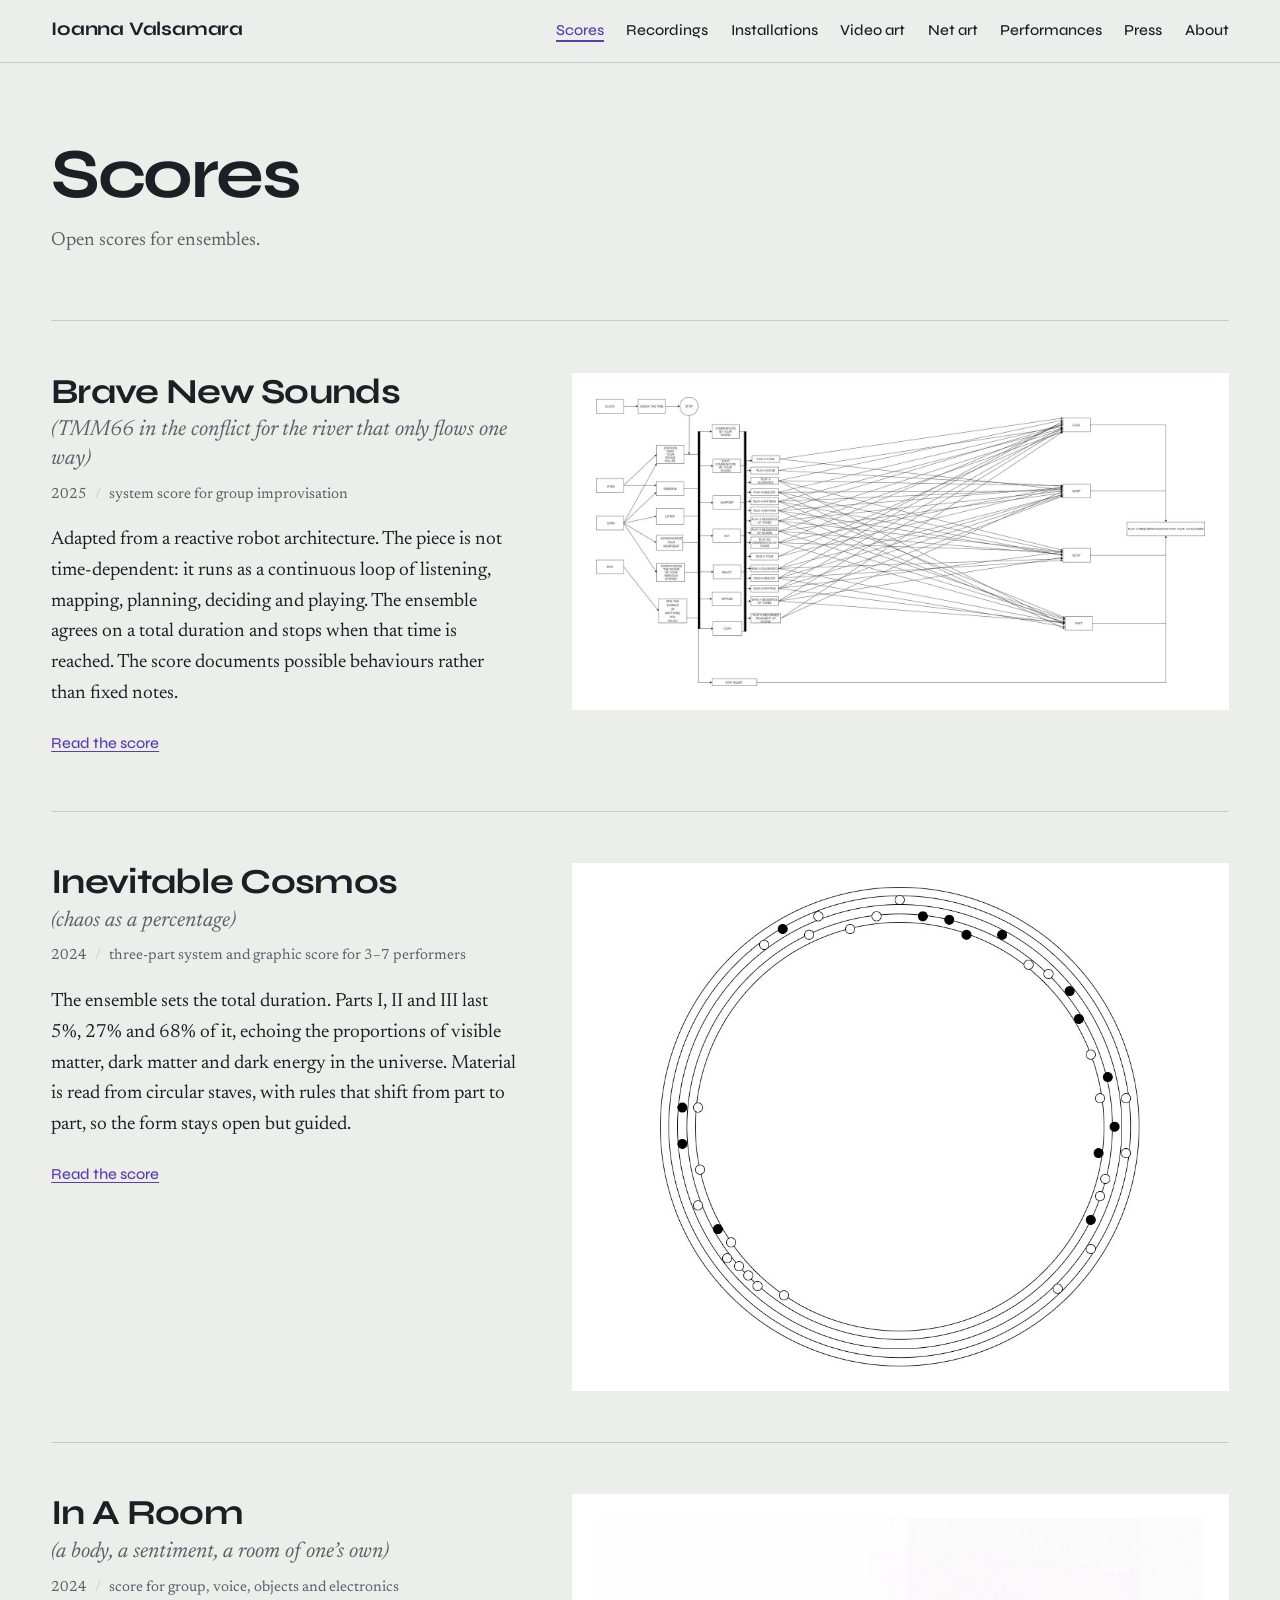
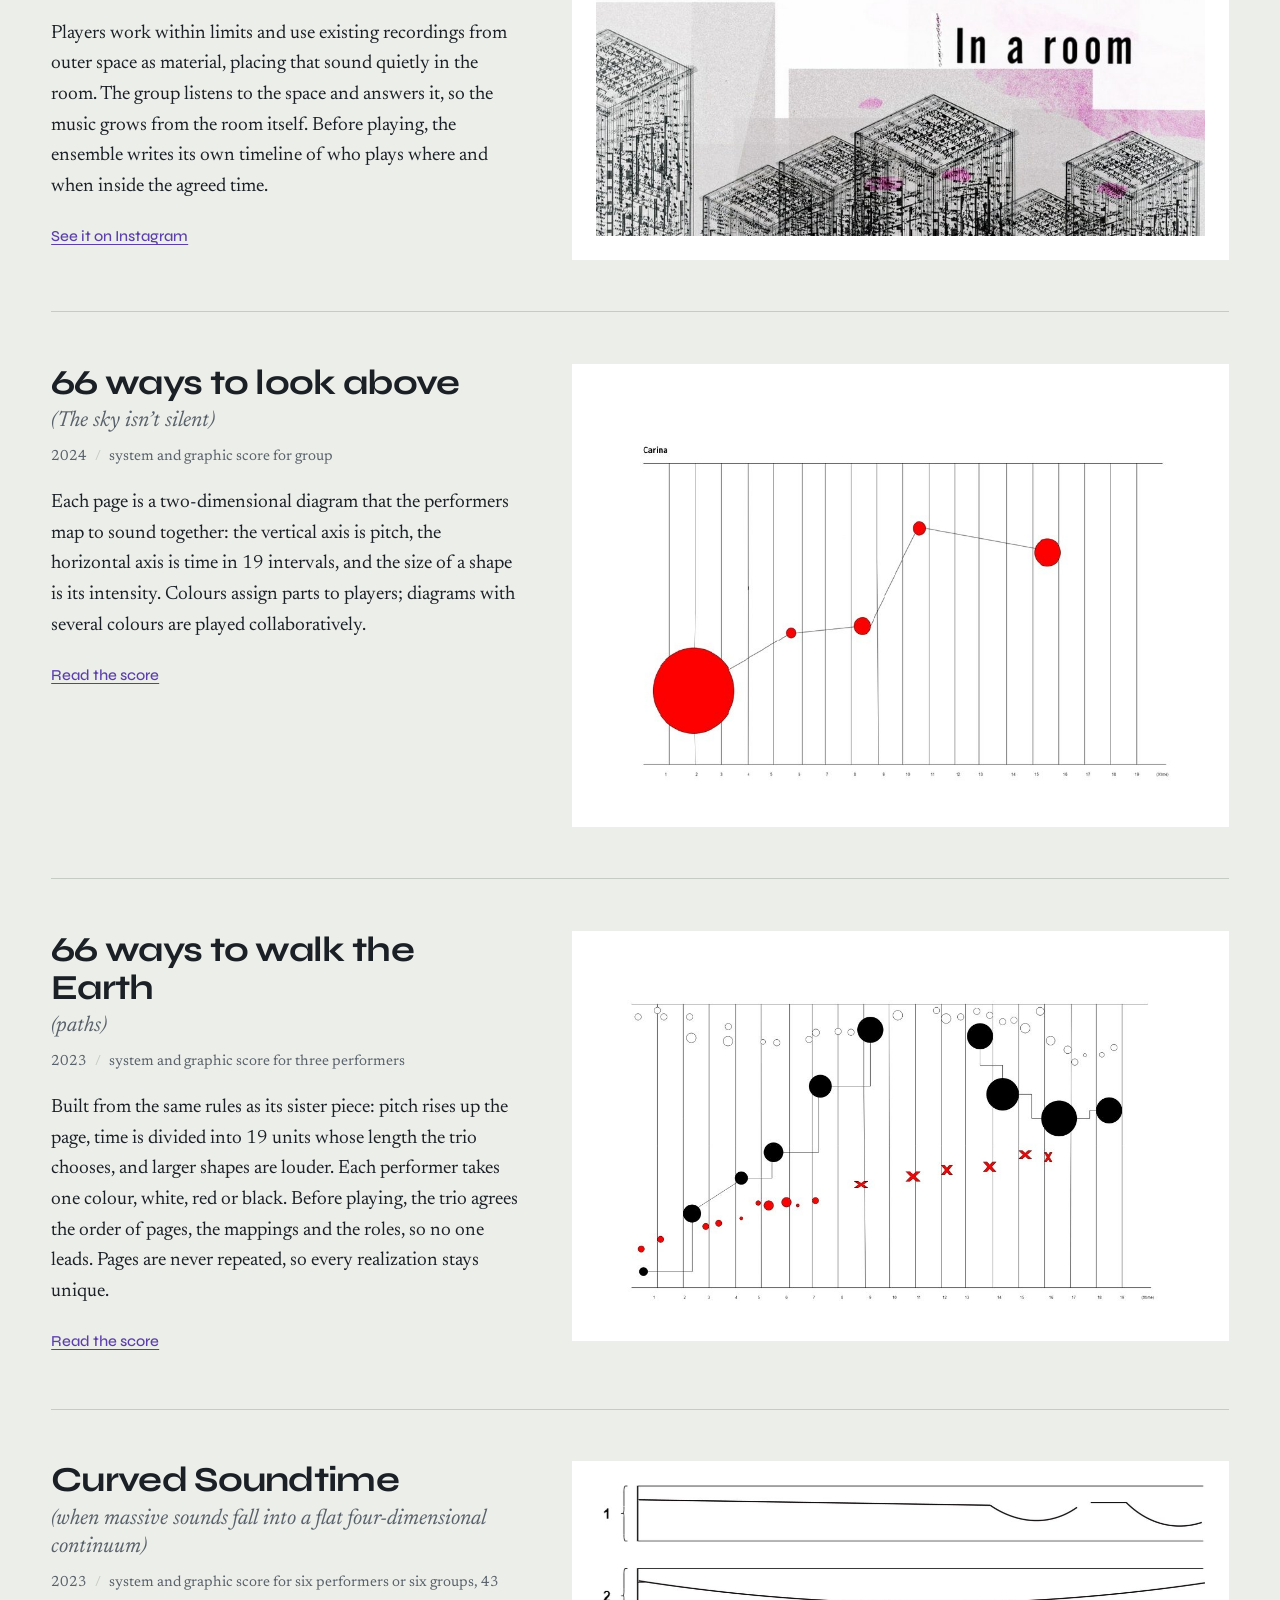
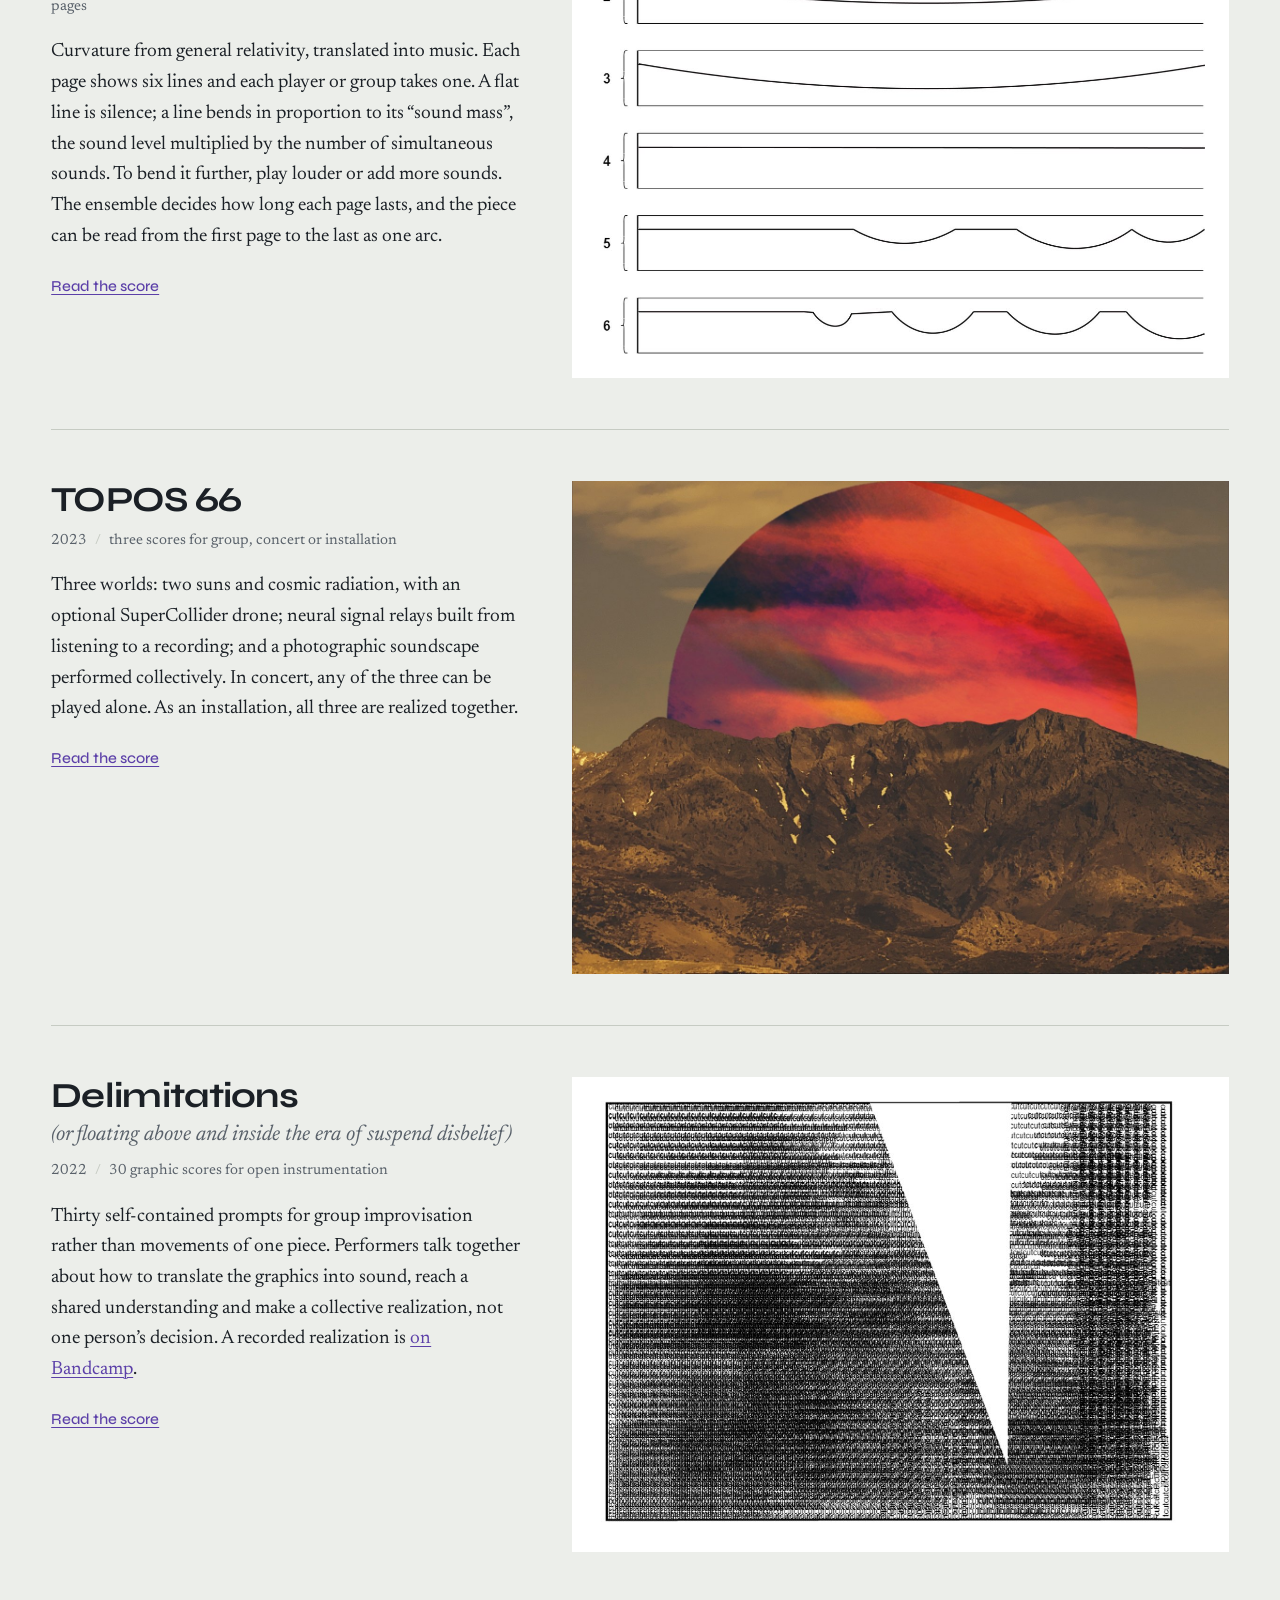
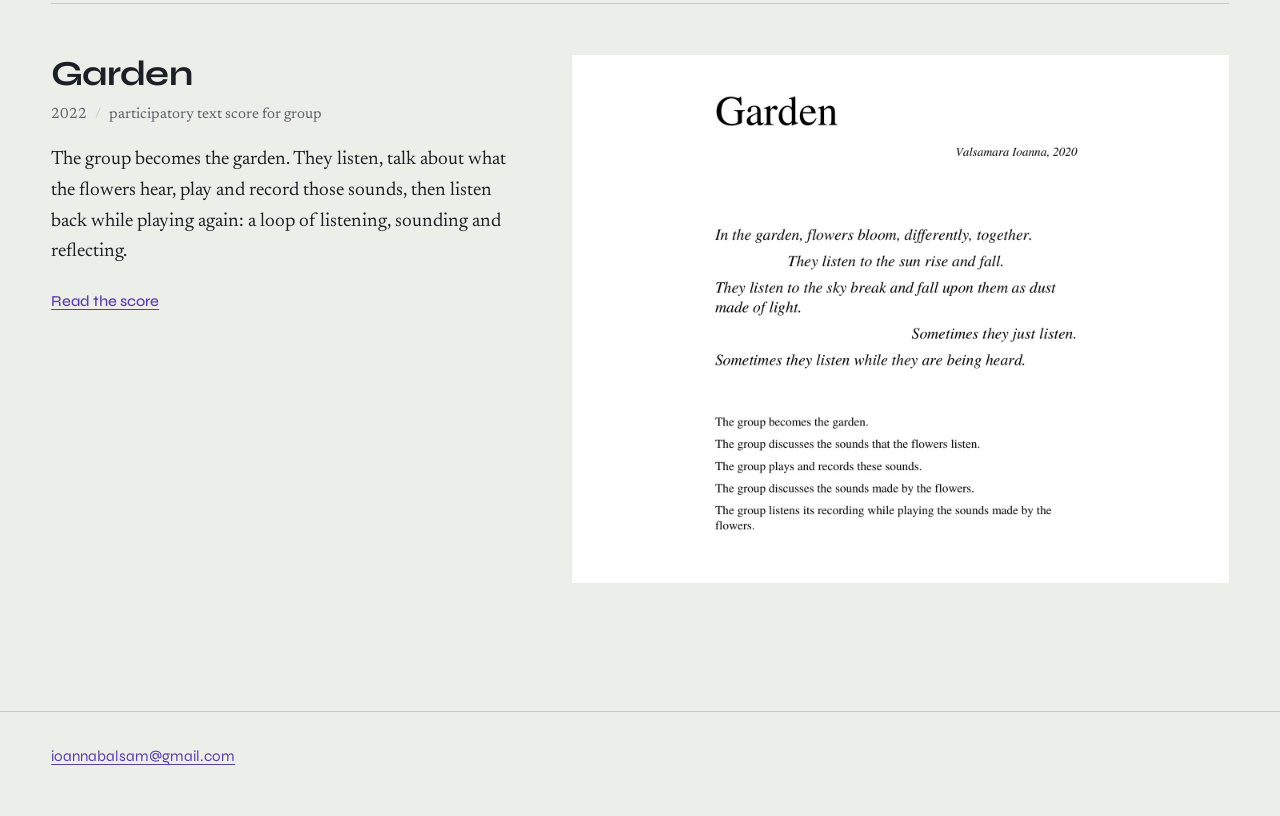
<file: scores.html>
<!doctype html>
<html lang="en">
<head>
  <meta charset="utf-8">
  <meta name="viewport" content="width=device-width, initial-scale=1">
  <title>Scores — Ioanna Valsamara</title>
  <meta name="description" content="Open graphic, system and text scores for ensembles, by Ioanna Valsamara.">
  <meta property="og:title" content="Ioanna Valsamara">
  <meta property="og:description" content="Experimental music, graphic and algorithmic scores, voice and electronics.">
  <meta property="og:image" content="images/inevitable-cosmos.jpg">
  <meta property="og:type" content="website">
  <link rel="icon" href="data:image/svg+xml,%3Csvg xmlns='http://www.w3.org/2000/svg' viewBox='0 0 64 64'%3E%3Ccircle cx='32' cy='32' r='26' fill='none' stroke='%231B2026' stroke-width='3'/%3E%3Ccircle cx='32' cy='6' r='5' fill='%231B2026'/%3E%3Ccircle cx='55' cy='42' r='5' fill='%23fff' stroke='%231B2026' stroke-width='3'/%3E%3C/svg%3E">
  <link rel="preconnect" href="https://fonts.googleapis.com">
  <link rel="preconnect" href="https://fonts.gstatic.com" crossorigin>
  <link href="https://fonts.googleapis.com/css2?family=Newsreader:ital,opsz,wght@0,6..72,400;0,6..72,500;1,6..72,400&family=Syne:wght@500;700;800&display=swap" rel="stylesheet">
  <link rel="stylesheet" href="style.css">
</head>
<body class="inner">

<a class="skip" href="#content">Skip to content</a>

<header class="site-header">
  <a class="wordmark" href="./">Ioanna Valsamara</a>
  <nav aria-label="Main">
    <ul>
      <li><a href="scores.html" aria-current="page">Scores</a></li>
      <li><a href="recordings.html">Recordings</a></li>
      <li><a href="installations.html">Installations</a></li>
      <li><a href="video-art.html">Video art</a></li>
      <li><a href="net-art.html">Net art</a></li>
      <li><a href="performances.html">Performances</a></li>
      <li><a href="press.html">Press</a></li>
      <li><a href="about.html">About</a></li>
    </ul>
  </nav>
</header>

<main id="content">
  <section id="scores" class="section">
    <h1>Scores</h1>
    <p class="section-intro">Open scores for ensembles.</p>

    <article class="score" id="brave-new-sounds">
      <div class="score-text">
        <h3>Brave New Sounds <span class="subtitle">(TMM66 in the conflict for the river that only flows one way)</span></h3>
        <p class="meta">2025 <span class="sep">/</span> system score for group improvisation</p>
        <p>Adapted from a reactive robot architecture. The piece is not time-dependent: it runs as a continuous loop of listening, mapping, planning, deciding and playing. The ensemble agrees on a total duration and stops when that time is reached. The score documents possible behaviours rather than fixed notes.</p>
        <a class="score-link" href="https://ioannavals.blogspot.com/2021/06/blog-post.html" target="_blank" rel="noopener">Read the score</a>
      </div>
      <div class="score-image wide"><img src="images/brave-new-sounds.jpg" alt="Flow diagram of the score: senses feed behaviours such as listen, observe and react, which connect through many lines to the outputs loud, quiet, slow and fast." loading="lazy" width="1600" height="760"></div>
    </article>

    <article class="score" id="inevitable-cosmos">
      <div class="score-text">
        <h3>Inevitable Cosmos <span class="subtitle">(chaos as a percentage)</span></h3>
        <p class="meta">2024 <span class="sep">/</span> three-part system and graphic score for 3–7 performers</p>
        <p>The ensemble sets the total duration. Parts I, II and III last 5%, 27% and 68% of it, echoing the proportions of visible matter, dark matter and dark energy in the universe. Material is read from circular staves, with rules that shift from part to part, so the form stays open but guided.</p>
        <a class="score-link" href="https://ioannavals.blogspot.com/2021/06/unevitable-cosmos.html" target="_blank" rel="noopener">Read the score</a>
      </div>
      <div class="score-image square"><img src="images/inevitable-cosmos.jpg" alt="Four concentric circular staves with black and white note heads scattered along them." loading="lazy" width="726" height="726"></div>
    </article>

    <article class="score" id="in-a-room">
      <div class="score-text">
        <h3>In A Room <span class="subtitle">(a body, a sentiment, a room of one’s own)</span></h3>
        <p class="meta">2024 <span class="sep">/</span> score for group, voice, objects and electronics</p>
        <p>Players work within limits and use existing recordings from outer space as material, placing that sound quietly in the room. The group listens to the space and answers it, so the music grows from the room itself. Before playing, the ensemble writes its own timeline of who plays where and when inside the agreed time.</p>
        <a class="score-link" href="https://www.instagram.com/p/DC6lWqcMx0b/" target="_blank" rel="noopener">See it on Instagram</a>
      </div>
      <div class="score-image wide"><img src="images/in-a-room.jpg" alt="Collage of stacked sheet-music blocks like buildings, with pink washes and the words In a room." loading="lazy" width="912" height="476"></div>
    </article>

    <article class="score" id="66-ways-to-look-above">
      <div class="score-text">
        <h3>66 ways to look above <span class="subtitle">(The sky isn’t silent)</span></h3>
        <p class="meta">2024 <span class="sep">/</span> system and graphic score for group</p>
        <p>Each page is a two-dimensional diagram that the performers map to sound together: the vertical axis is pitch, the horizontal axis is time in 19 intervals, and the size of a shape is its intensity. Colours assign parts to players; diagrams with several colours are played collaboratively.</p>
        <a class="score-link" href="https://ioannavals.blogspot.com/2021/07/66-ways-to-look-above.html" target="_blank" rel="noopener">Read the score</a>
      </div>
      <div class="score-image wide"><img src="images/66-ways-to-look-above.jpg" alt="Page titled Carina: red circles of different sizes joined by a line across 19 vertical time divisions." loading="lazy" width="992" height="677"></div>
    </article>

    <article class="score" id="66-ways-to-walk-the-earth">
      <div class="score-text">
        <h3>66 ways to walk the Earth <span class="subtitle">(paths)</span></h3>
        <p class="meta">2023 <span class="sep">/</span> system and graphic score for three performers</p>
        <p>Built from the same rules as its sister piece: pitch rises up the page, time is divided into 19 units whose length the trio chooses, and larger shapes are louder. Each performer takes one colour, white, red or black. Before playing, the trio agrees the order of pages, the mappings and the roles, so no one leads. Pages are never repeated, so every realization stays unique.</p>
        <a class="score-link" href="https://ioannavals.blogspot.com/2021/07/66-to-walk-earth.html" target="_blank" rel="noopener">Read the score</a>
      </div>
      <div class="score-image wide"><img src="images/66-ways-to-walk-the-earth.jpg" alt="Black circles climbing in steps, red dots and crosses, and small hollow circles along the top, over 19 time divisions." loading="lazy" width="1084" height="645"></div>
    </article>

    <article class="score" id="curved-soundtime">
      <div class="score-text">
        <h3>Curved Soundtime <span class="subtitle">(when massive sounds fall into a flat four-dimensional continuum)</span></h3>
        <p class="meta">2023 <span class="sep">/</span> system and graphic score for six performers or six groups, 43 pages</p>
        <p>Curvature from general relativity, translated into music. Each page shows six lines and each player or group takes one. A flat line is silence; a line bends in proportion to its “sound mass”, the sound level multiplied by the number of simultaneous sounds. To bend it further, play louder or add more sounds. The ensemble decides how long each page lasts, and the piece can be read from the first page to the last as one arc.</p>
        <a class="score-link" href="https://ioannavals.blogspot.com/2022/03/curved-soundtime-when-massive-sounds.html" target="_blank" rel="noopener">Read the score</a>
      </div>
      <div class="score-image"><img src="images/curved-soundtime.jpg" alt="Six numbered horizontal lines, some flat, some dipping into curves of different depths." loading="lazy" width="1200" height="923"></div>
    </article>

    <article class="score" id="topos-66">
      <div class="score-text">
        <h3>TOPOS 66</h3>
        <p class="meta">2023 <span class="sep">/</span> three scores for group, concert or installation</p>
        <p>Three worlds: two suns and cosmic radiation, with an optional SuperCollider drone; neural signal relays built from listening to a recording; and a photographic soundscape performed collectively. In concert, any of the three can be played alone. As an installation, all three are realized together.</p>
        <a class="score-link" href="https://ioannavals.blogspot.com/2023/12/topos-66.html" target="_blank" rel="noopener">Read the score</a>
      </div>
      <div class="score-image photo"><img src="images/topos-66.jpg" alt="A huge red sun, streaked with dark cloud, rising behind a bare mountain ridge." loading="lazy" width="1400" height="1050"></div>
    </article>

    <article class="score" id="delimitations">
      <div class="score-text">
        <h3>Delimitations <span class="subtitle">(or floating above and inside the era of suspend disbelief)</span></h3>
        <p class="meta">2022 <span class="sep">/</span> 30 graphic scores for open instrumentation</p>
        <p>Thirty self-contained prompts for group improvisation rather than movements of one piece. Performers talk together about how to translate the graphics into sound, reach a shared understanding and make a collective realization, not one person’s decision. A recorded realization is <a href="recordings.html">on Bandcamp</a>.</p>
        <a class="score-link" href="https://ioannavals.blogspot.com/2021/06/blog-post_27.html" target="_blank" rel="noopener">Read the score</a>
      </div>
      <div class="score-image wide"><img src="images/delimitations-score.jpg" alt="Dense fields of the repeated word cutcut form dark textures, split by a white wedge." loading="lazy" width="950" height="665"></div>
    </article>

    <article class="score" id="garden">
      <div class="score-text">
        <h3>Garden</h3>
        <p class="meta">2022 <span class="sep">/</span> participatory text score for group</p>
        <p>The group becomes the garden. They listen, talk about what the flowers hear, play and record those sounds, then listen back while playing again: a loop of listening, sounding and reflecting.</p>
        <a class="score-link" href="https://ioannavals.blogspot.com/2022/03/garden.html" target="_blank" rel="noopener">Read the score</a>
      </div>
      <div class="score-image text-score"><img src="images/garden.jpg" alt="Text score titled Garden: a short poem about flowers listening, followed by five instructions beginning The group becomes the garden." loading="lazy" width="1080" height="1200"></div>
    </article>
  </section>
</main>

<footer class="page-footer">
  <a href="mailto:ioannabalsam@gmail.com">ioannabalsam@gmail.com</a>
</footer>

<script src="script.js"></script>
</body>
</html>
</file>
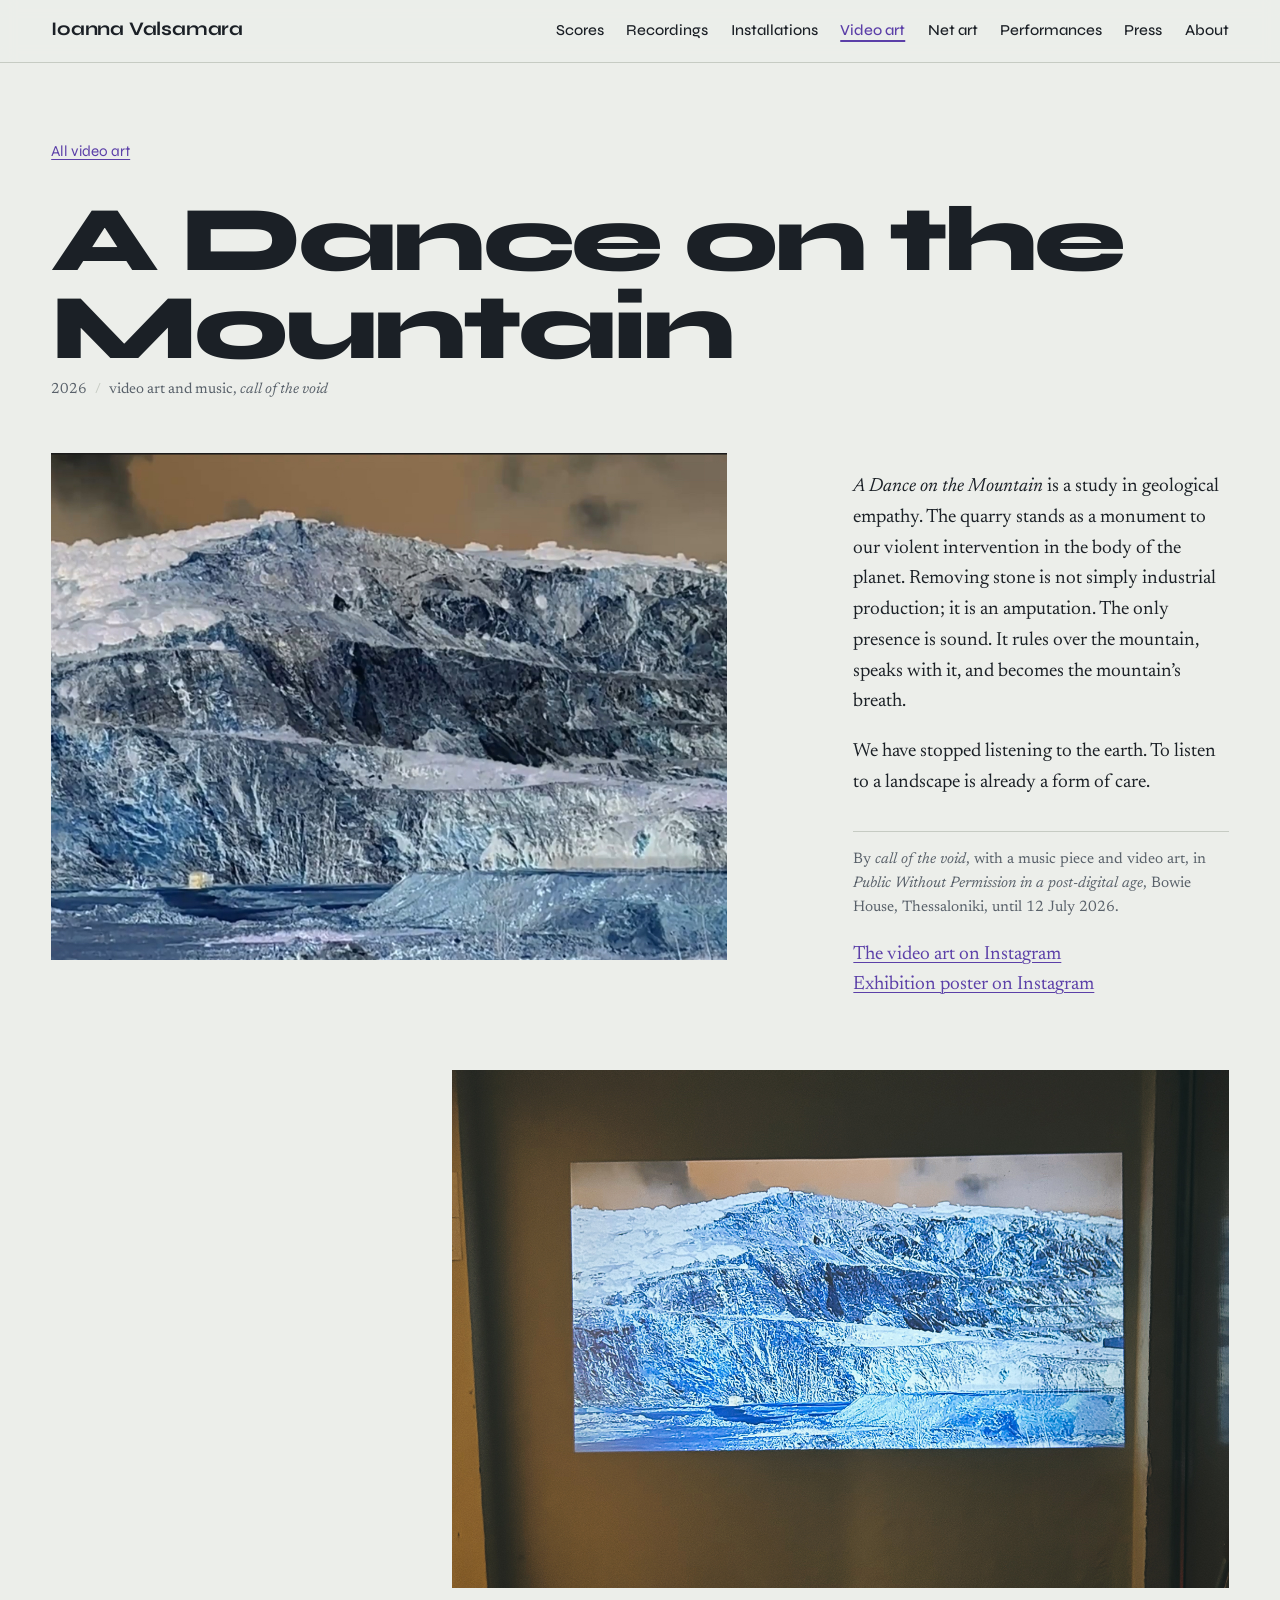
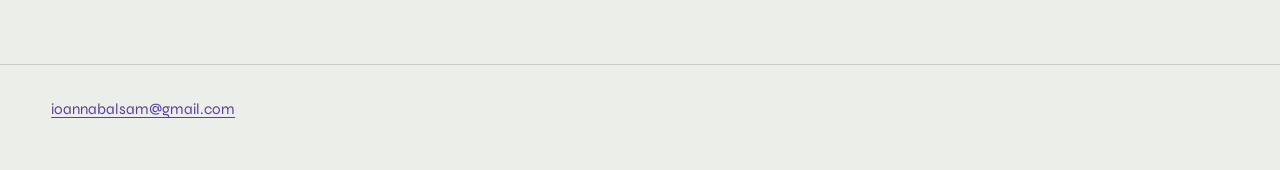
<file: video-art-1.html>
<!doctype html>
<html lang="en">
<head>
  <meta charset="utf-8">
  <meta name="viewport" content="width=device-width, initial-scale=1">
  <title>A Dance on the Mountain — Ioanna Valsamara</title>
  <meta name="description" content="A Dance on the Mountain (2026), video art with music by call of the void, shown in Public Without Permission in a post-digital age at Bowie House, Thessaloniki.">
  <meta property="og:title" content="Ioanna Valsamara">
  <meta property="og:description" content="Experimental music, graphic and algorithmic scores, voice and electronics.">
  <meta property="og:image" content="images/inevitable-cosmos.jpg">
  <meta property="og:type" content="website">
  <link rel="icon" href="data:image/svg+xml,%3Csvg xmlns='http://www.w3.org/2000/svg' viewBox='0 0 64 64'%3E%3Ccircle cx='32' cy='32' r='26' fill='none' stroke='%231B2026' stroke-width='3'/%3E%3Ccircle cx='32' cy='6' r='5' fill='%231B2026'/%3E%3Ccircle cx='55' cy='42' r='5' fill='%23fff' stroke='%231B2026' stroke-width='3'/%3E%3C/svg%3E">
  <link rel="preconnect" href="https://fonts.googleapis.com">
  <link rel="preconnect" href="https://fonts.gstatic.com" crossorigin>
  <link href="https://fonts.googleapis.com/css2?family=Newsreader:ital,opsz,wght@0,6..72,400;0,6..72,500;1,6..72,400&family=Syne:wght@500;700;800&display=swap" rel="stylesheet">
  <link rel="stylesheet" href="style.css">
</head>
<body class="inner">

<a class="skip" href="#content">Skip to content</a>

<header class="site-header">
  <a class="wordmark" href="./">Ioanna Valsamara</a>
  <nav aria-label="Main">
    <ul>
      <li><a href="scores.html">Scores</a></li>
      <li><a href="recordings.html">Recordings</a></li>
      <li><a href="installations.html">Installations</a></li>
      <li><a href="video-art.html" aria-current="page">Video art</a></li>
      <li><a href="net-art.html">Net art</a></li>
      <li><a href="performances.html">Performances</a></li>
      <li><a href="press.html">Press</a></li>
      <li><a href="about.html">About</a></li>
    </ul>
  </nav>
</header>

<main id="content">
  <article class="section work-detail">
    <p class="back"><a href="video-art.html">All video art</a></p>
    <header class="work-head">
      <h1>A Dance on the Mountain</h1>
      <p class="meta">2026 <span class="sep">/</span> video art and music, <em>call of the void</em></p>
    </header>

    <!-- PHOTOS: images/video-art-1-photo-1.jpg (beside the text)
         and images/video-art-1-photo-2.JPEG (exhibition photo, below) -->
    <div class="mosaic dance" style="margin-top: clamp(2rem, 4vw, 3.5rem);">
      <figure class="ph p1" data-file="images/video-art-1-photo-1.jpg"><a href="images/video-art-1-photo-1.jpg" target="_blank" rel="noopener"><img src="images/video-art-1-photo-1.jpg" alt="Still from A Dance on the Mountain" loading="lazy" onerror="this.closest('figure').classList.add('missing'); this.parentElement.remove()"></a></figure>
      <div class="m-text">
        <p><em>A Dance on the Mountain</em> is a study in geological empathy. The quarry stands as a monument to our violent intervention in the body of the planet. Removing stone is not simply industrial production; it is an amputation. The only presence is sound. It rules over the mountain, speaks with it, and becomes the mountain’s breath.</p>
        <p>We have stopped listening to the earth. To listen to a landscape is already a form of care.</p>
        <p class="exhibit">By <em>call of the void</em>, with a music piece and video art, in <em>Public Without Permission in a post-digital age</em>, Bowie House, Thessaloniki, until 12 July 2026.</p>
        <p><a href="https://www.instagram.com/p/DZ7PeUIjLFz/" target="_blank" rel="noopener">The video art on Instagram</a><br>
        <a href="https://www.instagram.com/p/DZXRearMkZx/" target="_blank" rel="noopener">Exhibition poster on Instagram</a></p>
      </div>
      <figure class="ph" data-file="images/video-art-1-photo-2.JPEG" style="grid-column: 5 / 13; aspect-ratio: 3 / 2; margin-top: 1.5rem;"><a href="images/video-art-1-photo-2.JPEG" target="_blank" rel="noopener"><img src="images/video-art-1-photo-2.JPEG" alt="A Dance on the Mountain at Bowie House, Thessaloniki" loading="lazy" onerror="this.closest('figure').classList.add('missing'); this.parentElement.remove()"></a></figure>
    </div>
  </article>
</main>

<footer class="page-footer">
  <a href="mailto:ioannabalsam@gmail.com">ioannabalsam@gmail.com</a>
</footer>

<script src="script.js"></script>
</body>
</html>
</file>
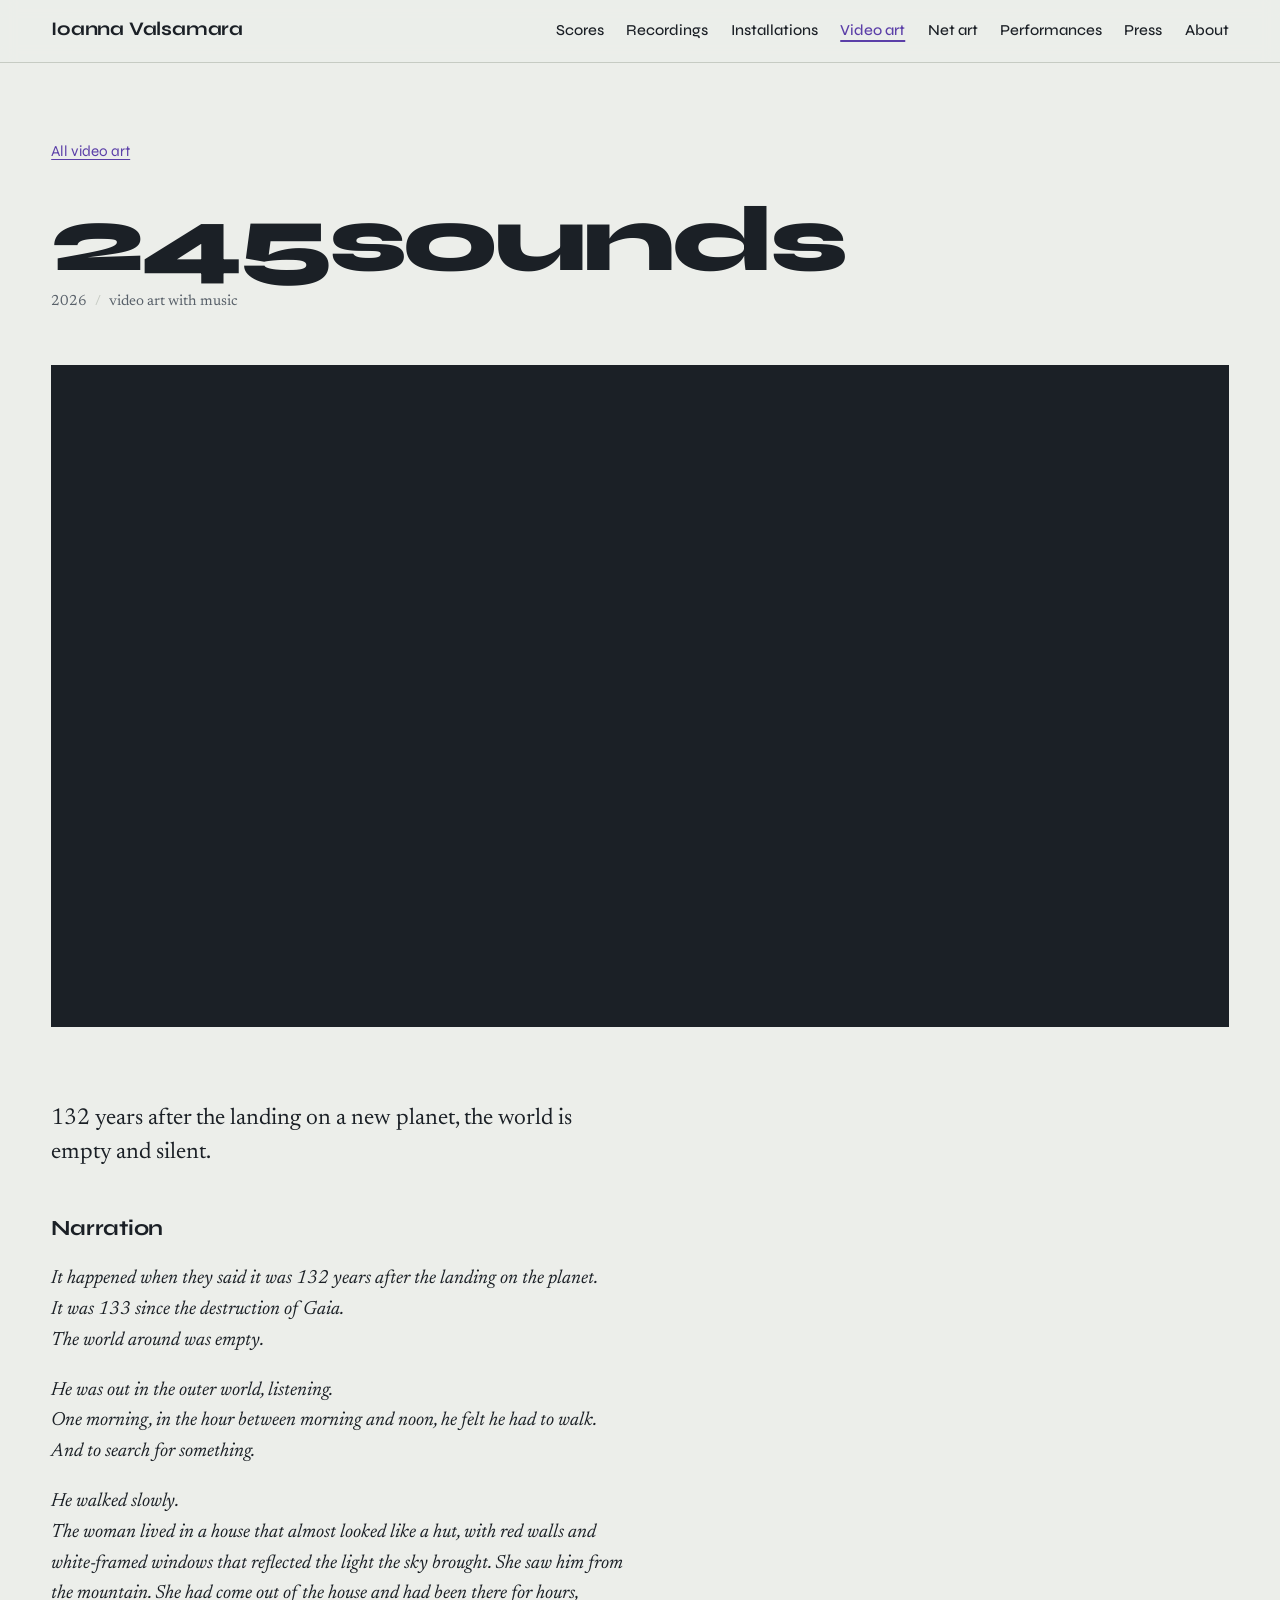
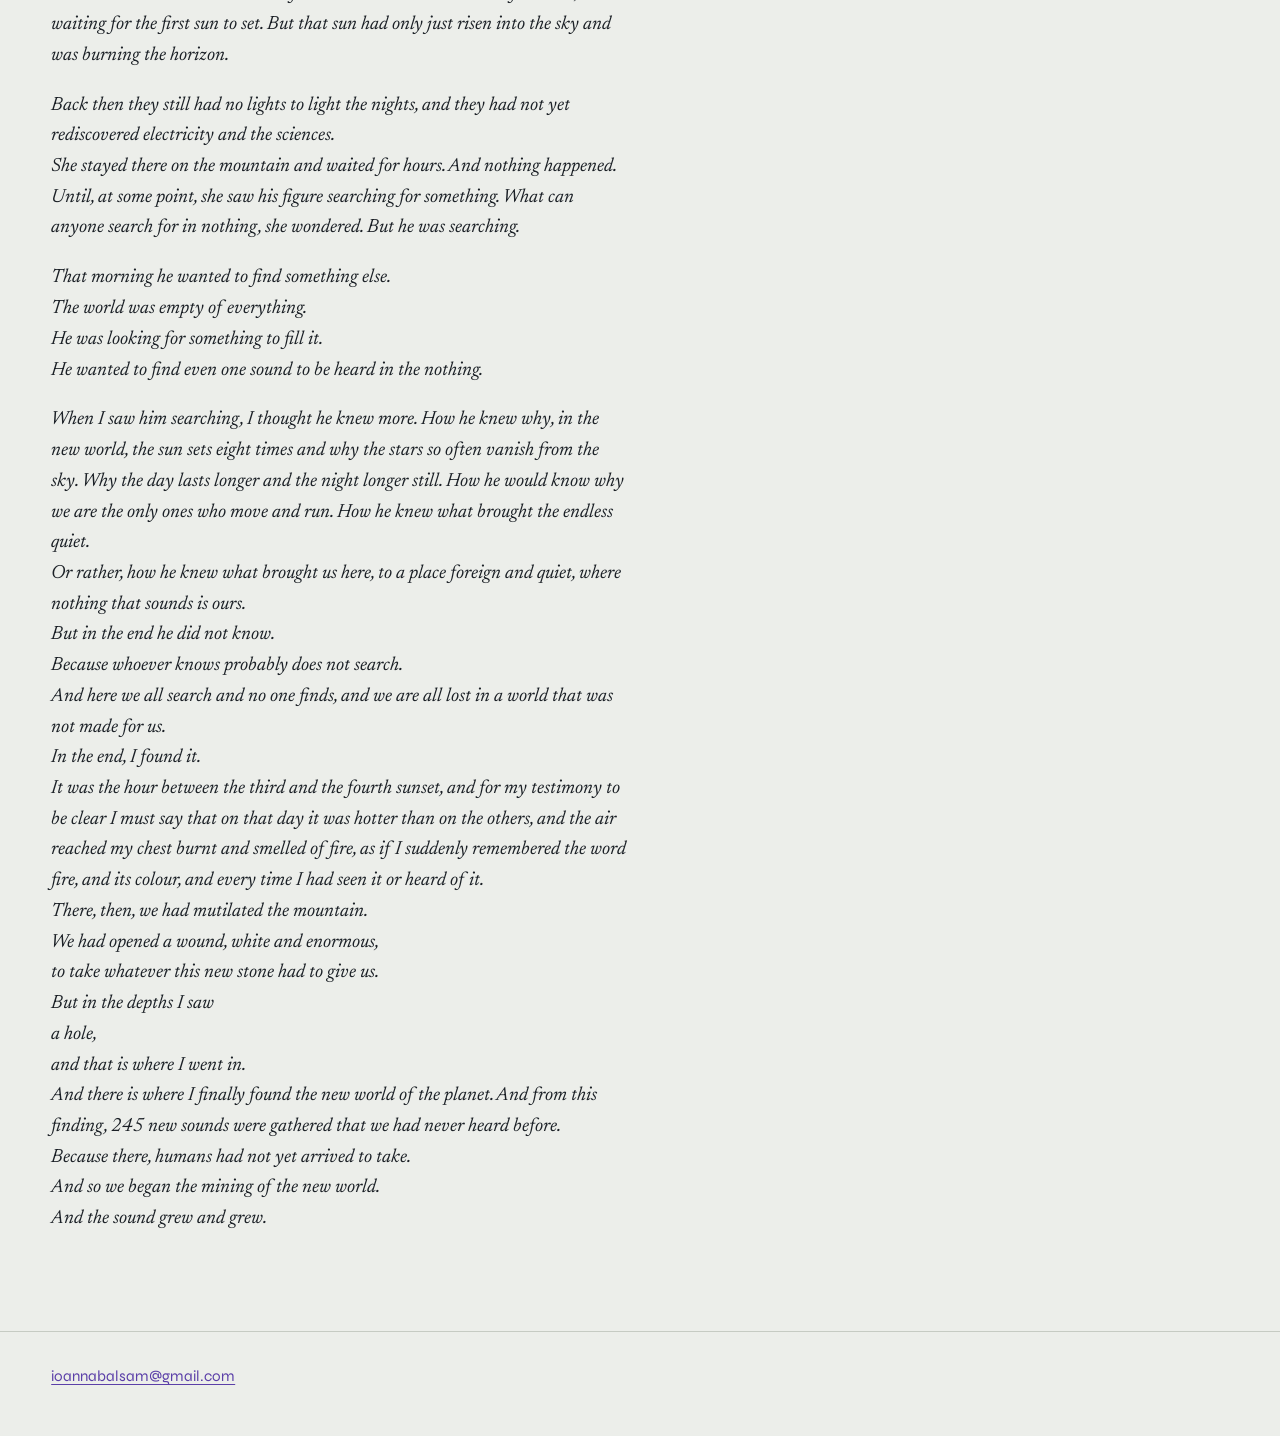
<file: video-art-2.html>
<!doctype html>
<html lang="en">
<head>
  <meta charset="utf-8">
  <meta name="viewport" content="width=device-width, initial-scale=1">
  <title>245sounds — Ioanna Valsamara</title>
  <meta name="description" content="245sounds (2026), video art with music by Ioanna Valsamara.">
  <meta property="og:title" content="Ioanna Valsamara">
  <meta property="og:description" content="Experimental music, graphic and algorithmic scores, voice and electronics.">
  <meta property="og:image" content="images/inevitable-cosmos.jpg">
  <meta property="og:type" content="website">
  <link rel="icon" href="data:image/svg+xml,%3Csvg xmlns='http://www.w3.org/2000/svg' viewBox='0 0 64 64'%3E%3Ccircle cx='32' cy='32' r='26' fill='none' stroke='%231B2026' stroke-width='3'/%3E%3Ccircle cx='32' cy='6' r='5' fill='%231B2026'/%3E%3Ccircle cx='55' cy='42' r='5' fill='%23fff' stroke='%231B2026' stroke-width='3'/%3E%3C/svg%3E">
  <link rel="preconnect" href="https://fonts.googleapis.com">
  <link rel="preconnect" href="https://fonts.gstatic.com" crossorigin>
  <link href="https://fonts.googleapis.com/css2?family=Newsreader:ital,opsz,wght@0,6..72,400;0,6..72,500;1,6..72,400&family=Syne:wght@500;700;800&display=swap" rel="stylesheet">
  <link rel="stylesheet" href="style.css">
</head>
<body class="inner">

<a class="skip" href="#content">Skip to content</a>

<header class="site-header">
  <a class="wordmark" href="./">Ioanna Valsamara</a>
  <nav aria-label="Main">
    <ul>
      <li><a href="scores.html">Scores</a></li>
      <li><a href="recordings.html">Recordings</a></li>
      <li><a href="installations.html">Installations</a></li>
      <li><a href="video-art.html" aria-current="page">Video art</a></li>
      <li><a href="net-art.html">Net art</a></li>
      <li><a href="performances.html">Performances</a></li>
      <li><a href="press.html">Press</a></li>
      <li><a href="about.html">About</a></li>
    </ul>
  </nav>
</header>

<main id="content">
  <article class="section work-detail">
    <p class="back"><a href="video-art.html">All video art</a></p>
    <header class="work-head">
      <h1>245sounds</h1>
      <p class="meta">2026 <span class="sep">/</span> video art with music</p>
    </header>

    <!-- VIDEO: the YouTube link goes between the quotes of data-video. -->
    <div class="video full" data-video="https://youtu.be/5Xv6gPoGN2E" data-title="245sounds"></div>

    <div class="mosaic single">
      <div class="m-text">
        <p class="lead">132 years after the landing on a new planet, the world is empty and silent. </p>
        <h2 class="group-title">Narration</h2>
        <div class="story narration">
        <p>It happened when they said it was 132 years after the landing on the planet.<br>
        It was 133 since the destruction of Gaia.<br>
        The world around was empty.</p>
        <p>He was out in the outer world, listening.<br>
        One morning, in the hour between morning and noon, he felt he had to walk.<br>
        And to search for something.</p>
        <p>He walked slowly.<br>
        The woman lived in a house that almost looked like a hut, with red walls and white-framed windows that reflected the light the sky brought. She saw him from the mountain. She had come out of the house and had been there for hours, waiting for the first sun to set. But that sun had only just risen into the sky and was burning the horizon.</p>
        <p>Back then they still had no lights to light the nights, and they had not yet rediscovered electricity and the sciences.<br>
        She stayed there on the mountain and waited for hours. And nothing happened. Until, at some point, she saw his figure searching for something. What can anyone search for in nothing, she wondered. But he was searching.</p>
        <p>That morning he wanted to find something else.<br>
        The world was empty of everything.<br>
        He was looking for something to fill it.<br>
        He wanted to find even one sound to be heard in the nothing.</p>
        <p>When I saw him searching, I thought he knew more. How he knew why, in the new world, the sun sets eight times and why the stars so often vanish from the sky. Why the day lasts longer and the night longer still. How he would know why we are the only ones who move and run. How he knew what brought the endless quiet.<br>
        Or rather, how he knew what brought us here, to a place foreign and quiet, where nothing that sounds is ours.<br>
        But in the end he did not know.<br>
        Because whoever knows probably does not search.<br>
        And here we all search and no one finds, and we are all lost in a world that was not made for us.<br>
        In the end, I found it.<br>
        It was the hour between the third and the fourth sunset, and for my testimony to be clear I must say that on that day it was hotter than on the others, and the air reached my chest burnt and smelled of fire, as if I suddenly remembered the word fire, and its colour, and every time I had seen it or heard of it.<br>
        There, then, we had mutilated the mountain.<br>
        We had opened a wound, white and enormous,<br>
        to take whatever this new stone had to give us.<br>
        But in the depths I saw<br>
        a hole,<br>
        and that is where I went in.<br>
        And there is where I finally found the new world of the planet. And from this finding, 245 new sounds were gathered that we had never heard before.<br>
        Because there, humans had not yet arrived to take.<br>
        And so we began the mining of the new world.<br>
        And the sound grew and grew.</p>
        </div>
      </div>
    </div>
  </article>
</main>

<footer class="page-footer">
  <a href="mailto:ioannabalsam@gmail.com">ioannabalsam@gmail.com</a>
</footer>

<script src="script.js"></script>
</body>
</html>
</file>
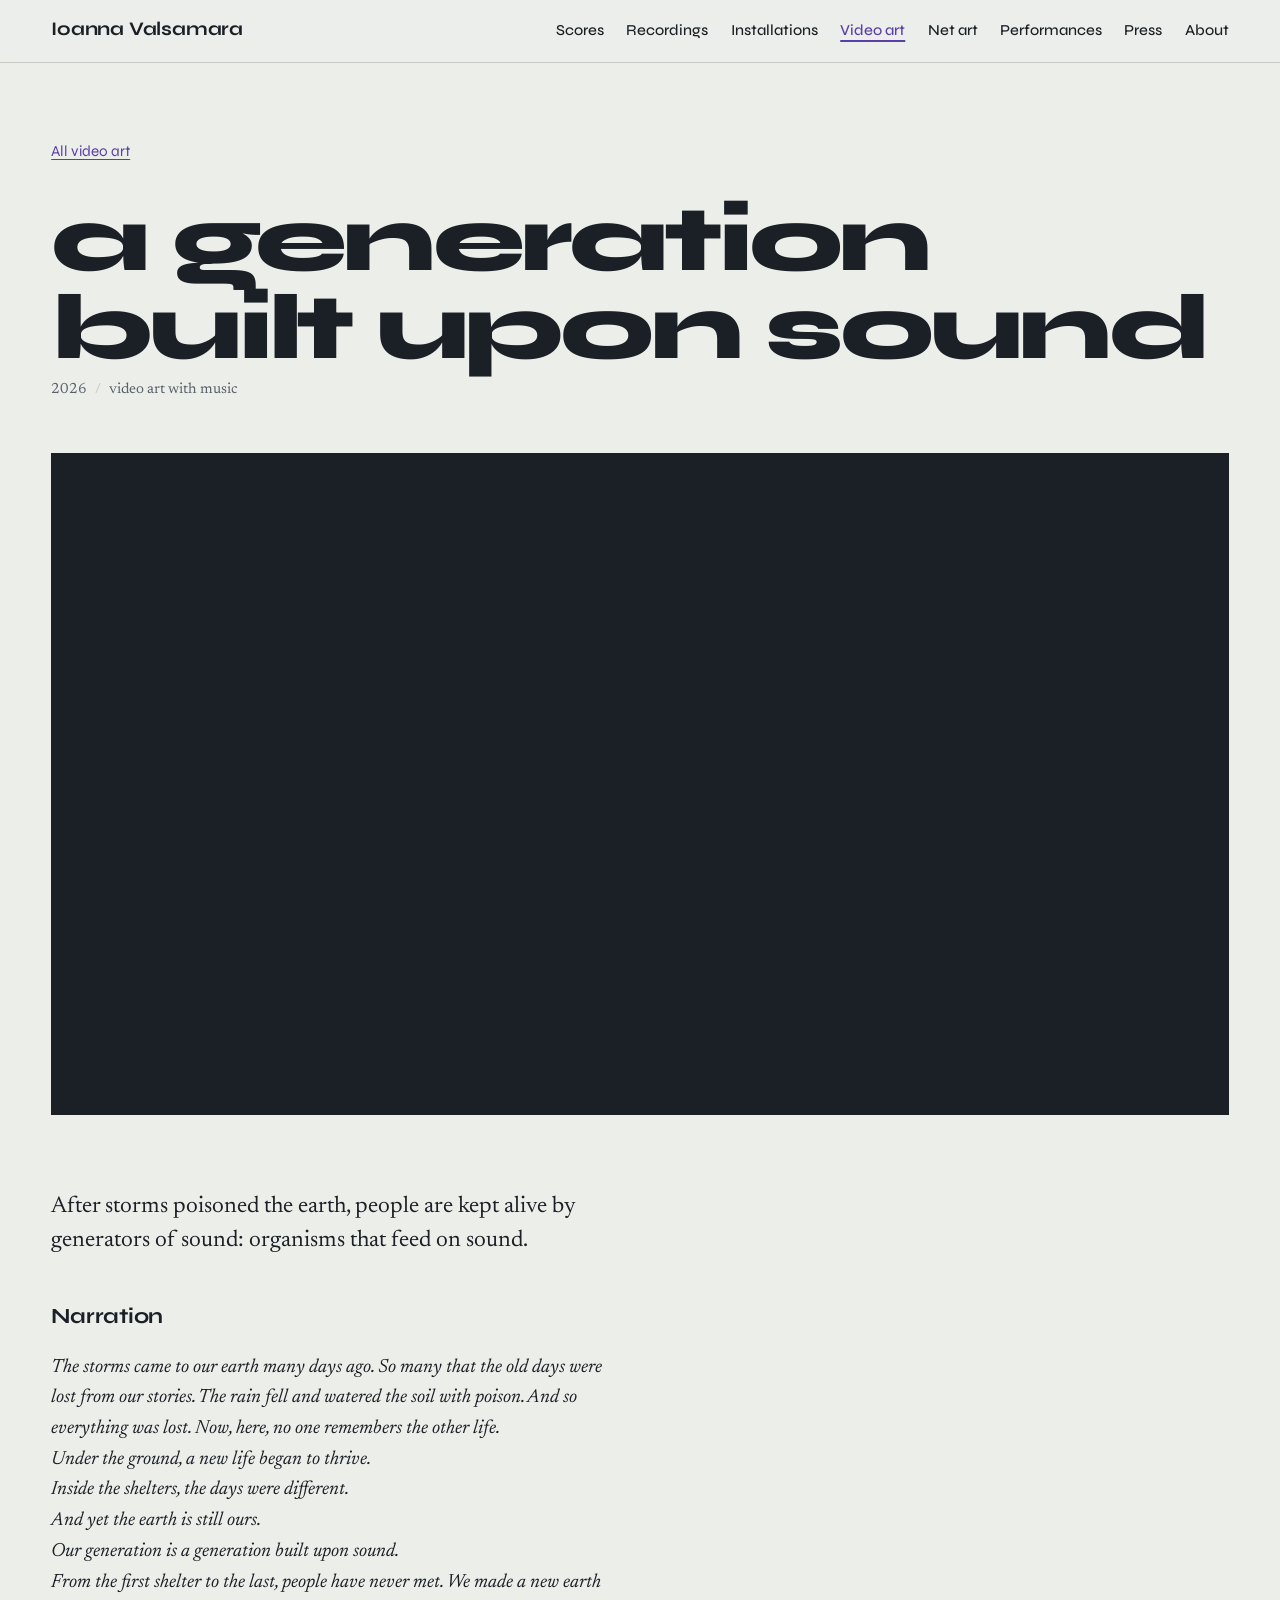
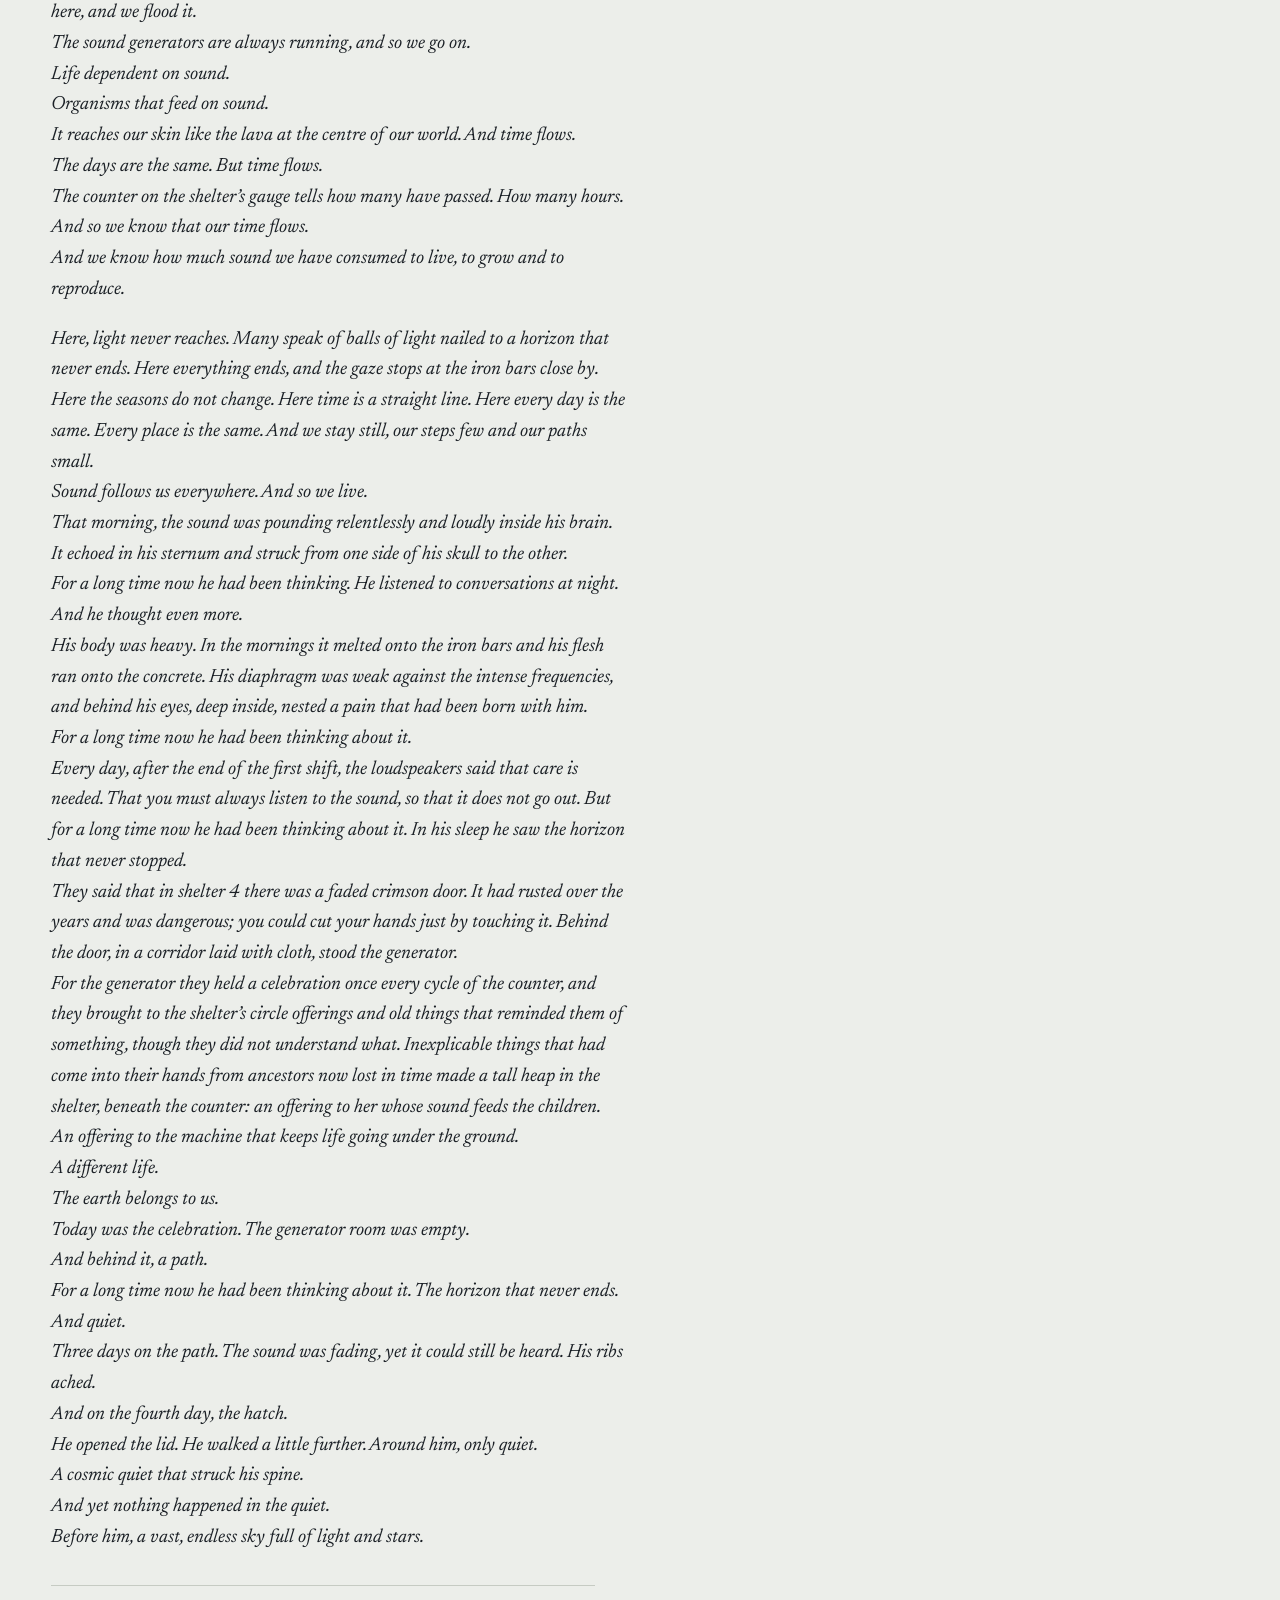
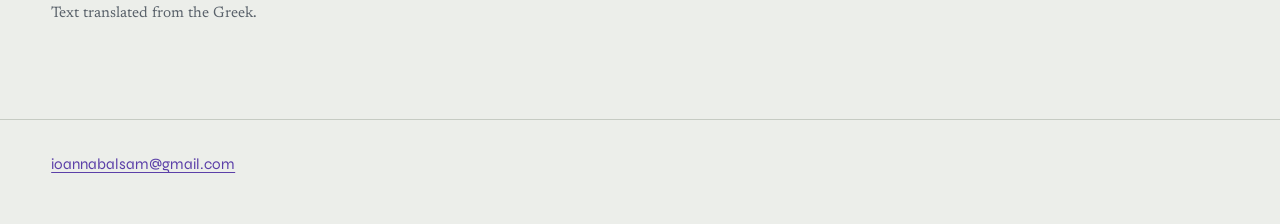
<file: video-art-3.html>
<!doctype html>
<html lang="en">
<head>
  <meta charset="utf-8">
  <meta name="viewport" content="width=device-width, initial-scale=1">
  <title>a generation built upon sound — Ioanna Valsamara</title>
  <meta name="description" content="a generation built upon sound (2026), video art with music by Ioanna Valsamara.">
  <meta property="og:title" content="Ioanna Valsamara">
  <meta property="og:description" content="Experimental music, graphic and algorithmic scores, voice and electronics.">
  <meta property="og:image" content="images/inevitable-cosmos.jpg">
  <meta property="og:type" content="website">
  <link rel="icon" href="data:image/svg+xml,%3Csvg xmlns='http://www.w3.org/2000/svg' viewBox='0 0 64 64'%3E%3Ccircle cx='32' cy='32' r='26' fill='none' stroke='%231B2026' stroke-width='3'/%3E%3Ccircle cx='32' cy='6' r='5' fill='%231B2026'/%3E%3Ccircle cx='55' cy='42' r='5' fill='%23fff' stroke='%231B2026' stroke-width='3'/%3E%3C/svg%3E">
  <link rel="preconnect" href="https://fonts.googleapis.com">
  <link rel="preconnect" href="https://fonts.gstatic.com" crossorigin>
  <link href="https://fonts.googleapis.com/css2?family=Newsreader:ital,opsz,wght@0,6..72,400;0,6..72,500;1,6..72,400&family=Syne:wght@500;700;800&display=swap" rel="stylesheet">
  <link rel="stylesheet" href="style.css">
</head>
<body class="inner">

<a class="skip" href="#content">Skip to content</a>

<header class="site-header">
  <a class="wordmark" href="./">Ioanna Valsamara</a>
  <nav aria-label="Main">
    <ul>
      <li><a href="scores.html">Scores</a></li>
      <li><a href="recordings.html">Recordings</a></li>
      <li><a href="installations.html">Installations</a></li>
      <li><a href="video-art.html" aria-current="page">Video art</a></li>
      <li><a href="net-art.html">Net art</a></li>
      <li><a href="performances.html">Performances</a></li>
      <li><a href="press.html">Press</a></li>
      <li><a href="about.html">About</a></li>
    </ul>
  </nav>
</header>

<main id="content">
  <article class="section work-detail">
    <p class="back"><a href="video-art.html">All video art</a></p>
    <header class="work-head">
      <h1>a generation built upon sound</h1>
      <p class="meta">2026 <span class="sep">/</span> video art with music</p>
    </header>

    <!-- VIDEO: the YouTube link goes between the quotes of data-video. -->
    <div class="video full" data-video="https://youtu.be/XTtw8nqgVxg" data-title="a generation built upon sound"></div>

    <div class="mosaic single">
      <div class="m-text">
        <p class="lead">After storms poisoned the earth, people are kept alive by generators of sound: organisms that feed on sound.</p>
        <h2 class="group-title">Narration</h2>
        <div class="story narration">
        <p>The storms came to our earth many days ago. So many that the old days were lost from our stories. The rain fell and watered the soil with poison. And so everything was lost. Now, here, no one remembers the other life.<br>
        Under the ground, a new life began to thrive.<br>
        Inside the shelters, the days were different.<br>
        And yet the earth is still ours.<br>
        Our generation is a generation built upon sound.<br>
        From the first shelter to the last, people have never met. We made a new earth here, and we flood it.<br>
        The sound generators are always running, and so we go on.<br>
        Life dependent on sound.<br>
        Organisms that feed on sound.<br>
        It reaches our skin like the lava at the centre of our world. And time flows.<br>
        The days are the same. But time flows.<br>
        The counter on the shelter’s gauge tells how many have passed. How many hours. And so we know that our time flows.<br>
        And we know how much sound we have consumed to live, to grow and to reproduce.</p>
        <p>Here, light never reaches. Many speak of balls of light nailed to a horizon that never ends. Here everything ends, and the gaze stops at the iron bars close by.<br>
        Here the seasons do not change. Here time is a straight line. Here every day is the same. Every place is the same. And we stay still, our steps few and our paths small.<br>
        Sound follows us everywhere. And so we live.<br>
        That morning, the sound was pounding relentlessly and loudly inside his brain. It echoed in his sternum and struck from one side of his skull to the other.<br>
        For a long time now he had been thinking. He listened to conversations at night. And he thought even more.<br>
        His body was heavy. In the mornings it melted onto the iron bars and his flesh ran onto the concrete. His diaphragm was weak against the intense frequencies, and behind his eyes, deep inside, nested a pain that had been born with him.<br>
        For a long time now he had been thinking about it.<br>
        Every day, after the end of the first shift, the loudspeakers said that care is needed. That you must always listen to the sound, so that it does not go out. But for a long time now he had been thinking about it. In his sleep he saw the horizon that never stopped.<br>
        They said that in shelter 4 there was a faded crimson door. It had rusted over the years and was dangerous; you could cut your hands just by touching it. Behind the door, in a corridor laid with cloth, stood the generator.<br>
        For the generator they held a celebration once every cycle of the counter, and they brought to the shelter’s circle offerings and old things that reminded them of something, though they did not understand what. Inexplicable things that had come into their hands from ancestors now lost in time made a tall heap in the shelter, beneath the counter: an offering to her whose sound feeds the children.<br>
        An offering to the machine that keeps life going under the ground.<br>
        A different life.<br>
        The earth belongs to us.<br>
        Today was the celebration. The generator room was empty.<br>
        And behind it, a path.<br>
        For a long time now he had been thinking about it. The horizon that never ends.<br>
        And quiet.<br>
        Three days on the path. The sound was fading, yet it could still be heard. His ribs ached.<br>
        And on the fourth day, the hatch.<br>
        He opened the lid. He walked a little further. Around him, only quiet.<br>
        A cosmic quiet that struck his spine.<br>
        And yet nothing happened in the quiet.<br>
        Before him, a vast, endless sky full of light and stars.</p>
        </div>
        <p class="exhibit">Text translated from the Greek.</p>
      </div>
    </div>
  </article>
</main>

<footer class="page-footer">
  <a href="mailto:ioannabalsam@gmail.com">ioannabalsam@gmail.com</a>
</footer>

<script src="script.js"></script>
</body>
</html>
</file>
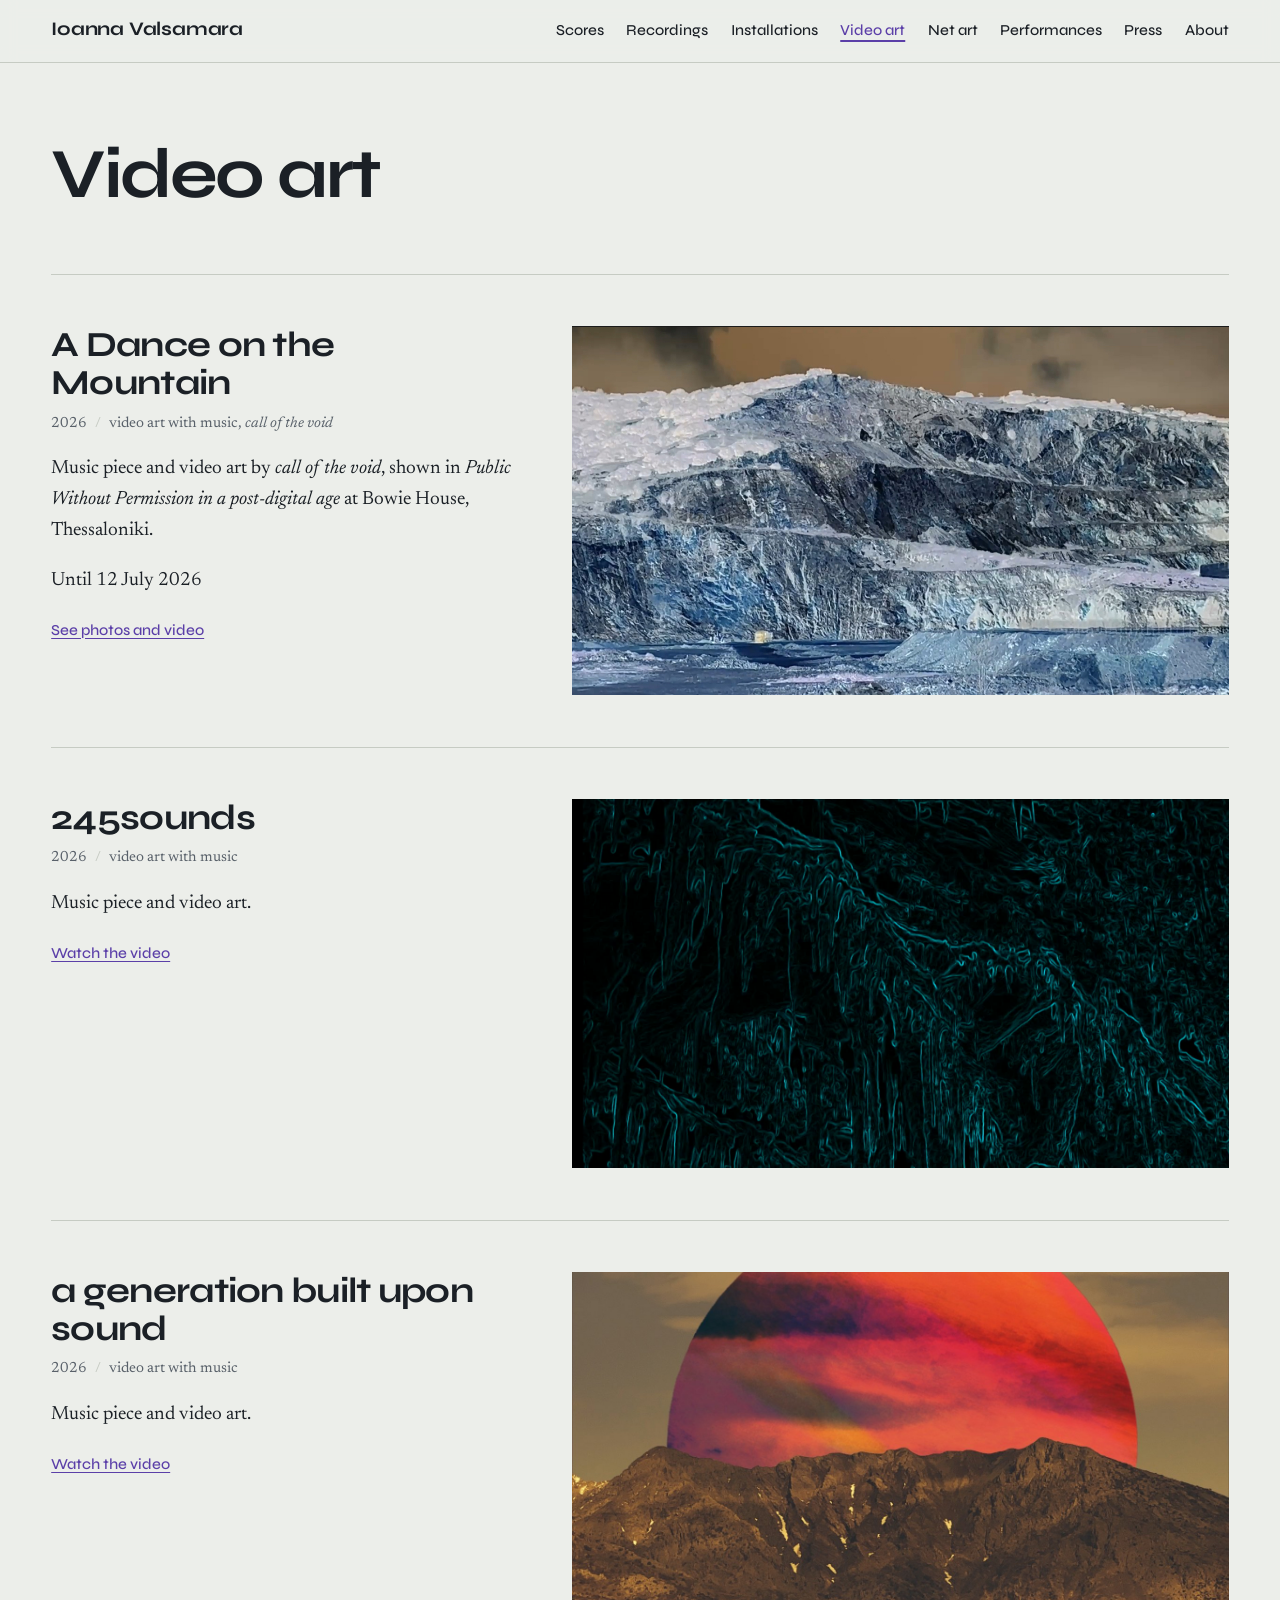
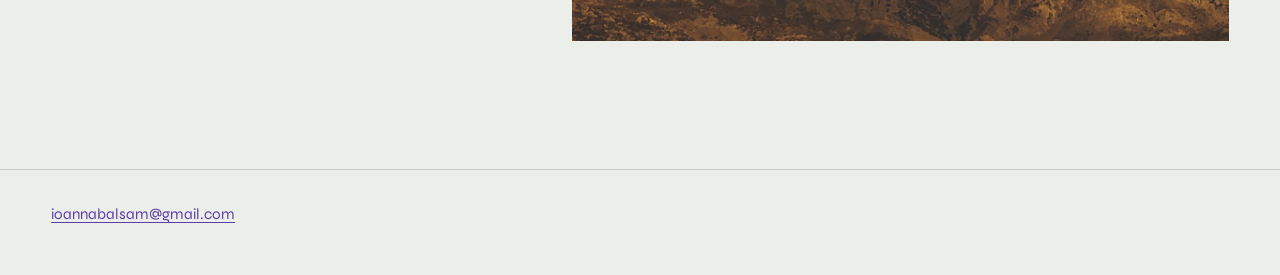
<file: video-art.html>
<!doctype html>
<html lang="en">
<head>
  <meta charset="utf-8">
  <meta name="viewport" content="width=device-width, initial-scale=1">
  <title>Video art — Ioanna Valsamara</title>
  <meta name="description" content="Video art by Ioanna Valsamara.">
  <meta property="og:title" content="Ioanna Valsamara">
  <meta property="og:description" content="Experimental music, graphic and algorithmic scores, voice and electronics.">
  <meta property="og:image" content="images/inevitable-cosmos.jpg">
  <meta property="og:type" content="website">
  <link rel="icon" href="data:image/svg+xml,%3Csvg xmlns='http://www.w3.org/2000/svg' viewBox='0 0 64 64'%3E%3Ccircle cx='32' cy='32' r='26' fill='none' stroke='%231B2026' stroke-width='3'/%3E%3Ccircle cx='32' cy='6' r='5' fill='%231B2026'/%3E%3Ccircle cx='55' cy='42' r='5' fill='%23fff' stroke='%231B2026' stroke-width='3'/%3E%3C/svg%3E">
  <link rel="preconnect" href="https://fonts.googleapis.com">
  <link rel="preconnect" href="https://fonts.gstatic.com" crossorigin>
  <link href="https://fonts.googleapis.com/css2?family=Newsreader:ital,opsz,wght@0,6..72,400;0,6..72,500;1,6..72,400&family=Syne:wght@500;700;800&display=swap" rel="stylesheet">
  <link rel="stylesheet" href="style.css">
</head>
<body class="inner">

<a class="skip" href="#content">Skip to content</a>

<header class="site-header">
  <a class="wordmark" href="./">Ioanna Valsamara</a>
  <nav aria-label="Main">
    <ul>
      <li><a href="scores.html">Scores</a></li>
      <li><a href="recordings.html">Recordings</a></li>
      <li><a href="installations.html">Installations</a></li>
      <li><a href="video-art.html" aria-current="page">Video art</a></li>
      <li><a href="net-art.html">Net art</a></li>
      <li><a href="performances.html">Performances</a></li>
      <li><a href="press.html">Press</a></li>
      <li><a href="about.html">About</a></li>
    </ul>
  </nav>
</header>

<main id="content">
  <section id="video-art" class="section">
    <h1>Video art</h1>
    <p class="section-intro"></p>

    <!-- ===== ONE WORK =====
         To add another: copy this whole <article>, change "video-art-1" everywhere
         (e.g. to video-art-2), and make a matching video-art-2.html page. -->
    <article class="score" id="video-art-1">
      <div class="score-text">
        <h3><a class="title-link" href="video-art-1.html">A Dance on the Mountain</a></h3>
        <p class="meta">2026 <span class="sep">/</span> video art with music, <em>call of the void</em></p>
        <p>Music piece and video art by <em>call of the void</em>, shown in <em>Public Without Permission in a post-digital age</em> at Bowie House, Thessaloniki.</p>
        <p>Until 12 July 2026</p>
        <a class="score-link" href="video-art-1.html">See photos and video</a>
      </div>
      <div class="score-image photo" data-file="images/video-art-1-photo-1.jpg"><a href="video-art-1.html"><img src="images/video-art-1-photo-1.jpg" alt="Still from A Dance on the Mountain" loading="lazy" onerror="this.closest('.score-image').classList.add('missing'); this.remove()"></a></div>
    </article>

    <article class="score" id="video-art-2">
      <div class="score-text">
        <h3><a class="title-link" href="video-art-2.html">245sounds</a></h3>
        <p class="meta">2026 <span class="sep">/</span> video art with music</p>
        <p>Music piece and video art.</p>
        <a class="score-link" href="video-art-2.html">Watch the video</a>
      </div>
      <!-- PHOTO: images/video-art-2-photo-1.PNG -->
      <div class="score-image photo" data-file="images/video-art-2-photo-1.PNG"><a href="video-art-2.html"><img src="images/video-art-2-photo-1.PNG" alt="Still from 245sounds" loading="lazy" onerror="this.closest('.score-image').classList.add('missing'); this.remove()"></a></div>
    </article>

    <article class="score" id="video-art-3">
      <div class="score-text">
        <h3><a class="title-link" href="video-art-3.html">a generation built upon sound</a></h3>
        <p class="meta">2026 <span class="sep">/</span> video art with music</p>
        <p>Music piece and video art.</p>
        <a class="score-link" href="video-art-3.html">Watch the video</a>
      </div>
      <!-- PHOTO: images/video-art-3-photo-1.jpg -->
      <div class="score-image photo" data-file="images/video-art-3-photo-1.jpg"><a href="video-art-3.html"><img src="images/video-art-3-photo-1.jpg" alt="Still from a generation built upon sound" loading="lazy" onerror="this.closest('.score-image').classList.add('missing'); this.remove()"></a></div>
    </article>

  </section>
</main>

<footer class="page-footer">
  <a href="mailto:ioannabalsam@gmail.com">ioannabalsam@gmail.com</a>
</footer>

<script src="script.js"></script>
</body>
</html>
</file>
<file: style.css>
/* ---------------------------------------------------------
   Ioanna Valsamara — site styles
   Colours: change these few variables to re-theme the site.
   --------------------------------------------------------- */
:root {
  --paper: #ECEEEA;      /* pale lichen grey */
  --ink: #1B2026;
  --graphite: #59616A;
  --rule: #C6CBC3;
  --signal: #5B3FA8;     /* violet, from the covers */
  --mat: #FFFFFF;        /* behind score images */
  --display: "Syne", "Helvetica Neue", Arial, sans-serif;
  --text: "Newsreader", Georgia, "Times New Roman", serif;
  --measure: 36rem;
  --gutter: clamp(1.25rem, 4vw, 3.5rem);
}
@media (prefers-color-scheme: dark) {
  :root {
    --paper: #16191D;
    --ink: #E3E6E0;
    --graphite: #9AA2A9;
    --rule: #30363C;
    --signal: #B9A6F2;
    --mat: #F4F5F2;
  }
}

*, *::before, *::after { box-sizing: border-box; }
html { scroll-behavior: smooth; scroll-padding-top: 5rem; }
@media (prefers-reduced-motion: reduce) { html { scroll-behavior: auto; } }

body {
  margin: 0;
  background: var(--paper);
  color: var(--ink);
  font-family: var(--text);
  font-size: clamp(1.05rem, 0.98rem + 0.3vw, 1.2rem);
  line-height: 1.6;
  font-optical-sizing: auto;
  -webkit-font-smoothing: antialiased;
}
img { max-width: 100%; height: auto; display: block; }

a { color: var(--signal); text-decoration-thickness: 1px; text-underline-offset: 0.18em; }
a:hover { text-decoration-thickness: 2px; }
:focus-visible { outline: 2px solid var(--signal); outline-offset: 3px; border-radius: 2px; }

.skip { position: absolute; left: -999px; top: 0; background: var(--ink); color: var(--paper); padding: .5rem 1rem; z-index: 10; }
.skip:focus { left: 1rem; top: 1rem; }

/* ---------- header ---------- */
.site-header {
  position: sticky; top: 0; z-index: 5;
  display: flex; flex-wrap: wrap; align-items: baseline; justify-content: space-between; gap: .25rem 2rem;
  padding: .9rem var(--gutter);
  background: color-mix(in srgb, var(--paper) 90%, transparent);
  backdrop-filter: blur(8px);
  border-bottom: 1px solid var(--rule);
}
.wordmark { font-family: var(--display); font-weight: 700; color: var(--ink); text-decoration: none; letter-spacing: -0.01em; }
.site-header ul { list-style: none; margin: 0; padding: 0; display: flex; flex-wrap: wrap; gap: .25rem 1.4rem; }
.site-header nav a { font-family: var(--display); font-weight: 500; font-size: .95rem; color: var(--ink); text-decoration: none; }
.site-header nav a:hover { color: var(--signal); }
.site-header nav a[aria-current="page"] { color: var(--signal); text-decoration: underline; text-underline-offset: .35em; text-decoration-thickness: 2px; }

/* ---------- home ---------- */
body.home { min-height: 100vh; min-height: 100svh; display: flex; flex-direction: column; }
body.home main { flex: 1; display: flex; }
.hero {
  flex: 1;
  display: grid;
  grid-template-columns: minmax(0, 1.15fr) minmax(0, 1fr);
  align-items: center;
  gap: 2rem var(--gutter);
  padding: clamp(1.5rem, 4vh, 3.5rem) var(--gutter);
}
.hero-text { container-type: inline-size; }
.hero h1 {
  font-family: var(--display);
  font-weight: 800;
  font-size: clamp(2.6rem, 6vw, 8rem);  /* fallback */
  font-size: 11cqi;                      /* the name always fits its column */
  line-height: .9;
  letter-spacing: -0.04em;
  margin: 0 0 clamp(1.25rem, 3vh, 2rem);
}
.lede { max-width: 30rem; margin: 0; font-size: clamp(1.1rem, 1rem + .5vw, 1.4rem); line-height: 1.45; }
.hero-staff { margin: 0; justify-self: center; width: min(100%, calc(100svh - 12rem)); }
#staff { width: 100%; aspect-ratio: 1 / 1; display: block; }
.hero-staff figcaption { margin-top: .75rem; font-size: .9rem; color: var(--graphite); max-width: 26rem; }
#redraw {
  font: inherit; color: var(--signal); background: none; border: 0; padding: 0; margin-left: .35rem;
  text-decoration: underline; text-underline-offset: .18em; cursor: pointer;
}

/* ---------- sections ---------- */
.section { padding: clamp(2.5rem, 6vw, 5rem) var(--gutter); }
.section + .section { border-top: 1px solid var(--rule); }
.section > h1, .two-col h2, .contact h2 {
  font-family: var(--display); font-weight: 700;
  font-size: clamp(2.2rem, 1.2rem + 4vw, 4.5rem);
  letter-spacing: -0.035em; line-height: 1; margin: 0 0 1rem;
}
.section-intro { max-width: var(--measure); color: var(--graphite); margin: 0 0 clamp(2.5rem, 5vw, 4rem); }
.group-title { font-family: var(--display); font-weight: 700; font-size: 1.35rem; letter-spacing: -0.01em; margin: 3rem 0 .25rem; }
.group-note { margin: 0 0 1.5rem; color: var(--graphite); max-width: var(--measure); }
.note { font-size: .9rem; color: var(--graphite); margin-top: .75rem; }

/* ---------- scores ---------- */
.score {
  display: grid;
  grid-template-columns: minmax(0, 5fr) minmax(0, 7fr);
  gap: 1.5rem var(--gutter);
  align-items: start;
  padding: clamp(2rem, 4vw, 3.5rem) 0;
  border-top: 1px solid var(--rule);
}
.score h3 {
  font-family: var(--display); font-weight: 700;
  font-size: clamp(1.5rem, 1.1rem + 1.4vw, 2.2rem);
  line-height: 1.08; letter-spacing: -0.02em; margin: 0 0 .6rem;
}
.subtitle { display: block; font-family: var(--text); font-style: italic; font-weight: 400; font-size: .62em; letter-spacing: 0; line-height: 1.3; margin-top: .35rem; color: var(--graphite); }
.meta { font-size: .92rem; color: var(--graphite); margin: 0 0 1rem; }
.sep { color: var(--rule); margin: 0 .3rem; }
.score-text p { max-width: var(--measure); }
.score-link { font-family: var(--display); font-weight: 500; font-size: .95rem; }

.score-image { background: var(--mat); padding: clamp(.75rem, 2vw, 1.5rem); }
.score-image img { margin: 0 auto; max-height: 34rem; width: auto; }
.score-image.square img { max-height: 30rem; }
.score-image.text-score img { max-height: 30rem; }
.score-image.photo { padding: 0; background: none; }
.score-image.photo img { width: 100%; max-height: none; }

/* ---------- installations & video art ---------- */
.title-link { color: inherit; text-decoration: none; }
.title-link:hover { color: var(--signal); text-decoration: underline; text-decoration-thickness: 2px; text-underline-offset: .15em; }
.score-image.photo a { display: block; }
#video-art .score-image.photo img { aspect-ratio: 16 / 9; object-fit: cover; width: 100%; }
.score-image.missing { aspect-ratio: 4 / 3; border: 1px dashed var(--graphite); display: grid; place-items: center; padding: 1rem; }

.score-image.missing a { display: none; }
.work-detail { max-width: 84rem; margin: 0 auto; }
.work-head h1 { font-family: var(--display); font-weight: 800; font-size: clamp(2.6rem, 1rem + 6vw, 6.5rem); letter-spacing: -0.04em; line-height: .95; margin: 0 0 .4rem; }
.subtitle-line { font-style: italic; color: var(--graphite); font-size: clamp(1.2rem, 1rem + 1vw, 1.8rem); margin: 0 0 .75rem; }
.work-head .meta { max-width: 48rem; }
.back { margin: 0 0 2rem; font-family: var(--display); font-size: .95rem; }

.video { position: relative; aspect-ratio: 16 / 9; background: var(--ink); }
.video iframe { position: absolute; inset: 0; width: 100%; height: 100%; border: 0; }
.video.full { margin: clamp(2rem, 4vw, 3.5rem) 0; }

.mosaic { display: grid; grid-template-columns: repeat(12, minmax(0, 1fr)); gap: clamp(1rem, 2vw, 1.75rem); align-items: start; }
.mosaic figure { margin: 0; }
.mosaic img { width: 100%; height: 100%; object-fit: cover; }
.mosaic figure a { display: block; height: 100%; }
.mosaic a:hover img { outline: 2px solid var(--signal); outline-offset: 3px; }
.m-text p { max-width: 34rem; }

/* Erosion: text beside photos 1–2, photos 3–4 staggered below */
.erosion .m-text { grid-column: 1 / 6; grid-row: 1 / 3; align-self: start; }
.erosion .p1 { grid-column: 7 / 13; grid-row: 1; aspect-ratio: 4 / 5; }
.erosion .p2 { grid-column: 6 / 10; grid-row: 2; aspect-ratio: 1; }
.erosion .p3 { grid-column: 1 / 8; grid-row: 3; aspect-ratio: 3 / 2; margin-top: 2rem; }
.erosion .p4 { grid-column: 9 / 13; grid-row: 3; aspect-ratio: 4 / 5; margin-top: 7rem; }
.erosion .story { font-size: 1.15em; line-height: 1.65; }

/* A Dance on the Mountain: one large photo, text beside */
.dance .p1 { grid-column: 1 / 8; aspect-ratio: 4 / 3; }
.dance .m-text { grid-column: 9 / 13; }
.exhibit { color: var(--graphite); font-size: .95rem; border-top: 1px solid var(--rule); padding-top: 1rem; margin-top: 2rem; }

.work-foot { margin-top: clamp(3rem, 6vw, 5rem); padding-top: 1.25rem; border-top: 1px solid var(--rule); color: var(--graphite); }
.work-foot p { max-width: 40rem; margin: 0 0 .5rem; }

/* single text column under a video */
.single .m-text { grid-column: 1 / 9; }
.lead { font-size: 1.2em; line-height: 1.5; }
.narration p { max-width: 36rem; }
.single .group-title { margin-top: 2.5rem; }

/* net art: live work in a frame */
.live-frame { margin: clamp(2rem, 4vw, 3.5rem) 0; }
.live-frame iframe { width: 100%; aspect-ratio: 4 / 3; max-height: 85vh; border: 1px solid var(--rule); background: #222; display: block; }
.live-frame figcaption { margin-top: .6rem; font-size: .92rem; color: var(--graphite); }
.dance .p1.map { aspect-ratio: auto; }

/* empty slots show where things go */
.missing { border: 1px dashed var(--graphite); display: grid; place-items: center; padding: 1rem; background: none; }
.missing::after { content: attr(data-placeholder); color: var(--graphite); font-size: .9rem; text-align: center; }
figure.missing::after { content: "Photo goes here: " attr(data-file); }

.gallery { display: grid; grid-template-columns: repeat(auto-fill, minmax(min(17rem, 100%), 1fr)); gap: 1rem; }

/* ---------- recordings ---------- */
.covers { list-style: none; margin: 0; padding: 0; display: grid; grid-template-columns: repeat(auto-fill, minmax(min(15rem, 100%), 1fr)); gap: 2rem 1.5rem; }
.cover { display: block; color: var(--ink); text-decoration: none; }
.cover img { width: 100%; aspect-ratio: 1; object-fit: cover; margin-bottom: .75rem; outline: 1px solid transparent; transition: outline-color .15s; }
.cover:hover img { outline: 2px solid var(--signal); outline-offset: 4px; }
.cover-title { display: block; font-family: var(--display); font-weight: 700; line-height: 1.2; }
.cover:hover .cover-title { color: var(--signal); }
.cover-meta { display: block; font-size: .9rem; color: var(--graphite); }

dialog {
  width: min(62rem, calc(100vw - 2rem)); max-height: calc(100vh - 2rem);
  padding: 0; border: 1px solid var(--rule);
  background: var(--paper); color: var(--ink);
}
dialog::backdrop { background: rgba(10, 12, 15, .72); }
.dialog-inner { display: grid; grid-template-columns: minmax(0, 2fr) minmax(0, 3fr); gap: 2rem; padding: clamp(1.25rem, 3vw, 2.5rem); }
.dialog-inner img { width: 100%; aspect-ratio: 1; object-fit: cover; position: sticky; top: 0; }
.dialog-text h3 { font-family: var(--display); font-weight: 700; font-size: 1.8rem; line-height: 1.1; letter-spacing: -0.02em; margin: 0 0 .3rem; }
.story { font-style: italic; }
.verse { font-style: italic; padding-left: 1.5rem; border-left: 2px solid var(--rule); }
.credits { font-size: .92rem; color: var(--graphite); }
.dialog-close {
  position: absolute; top: .75rem; right: .75rem;
  font-family: var(--display); font-weight: 500; font-size: .9rem;
  background: var(--paper); color: var(--ink); border: 1px solid var(--rule); padding: .35rem .8rem; cursor: pointer;
}
.dialog-close:hover { border-color: var(--ink); }

/* ---------- tables ---------- */
.list { width: 100%; border-collapse: collapse; font-size: 1rem; table-layout: fixed; }
.list th:nth-child(2), .list th:nth-child(3) { width: 27%; }
.list th:first-child { width: 7rem; }
.list th { text-align: left; font-family: var(--display); font-weight: 500; font-size: .85rem; color: var(--graphite); padding: .5rem 1rem .5rem 0; border-bottom: 1px solid var(--ink); }
.list td { padding: .8rem 1rem .8rem 0; border-bottom: 1px solid var(--rule); vertical-align: top; }
.list td:first-child { white-space: nowrap; color: var(--graphite); font-variant-numeric: tabular-nums; width: 7rem; }
.list td:nth-child(2) { font-weight: 500; }

/* ---------- publications, about ---------- */
.two-col { display: grid; grid-template-columns: 1fr 1fr; gap: 2rem var(--gutter); }
.two-col h2 { font-size: clamp(1.8rem, 1.2rem + 2vw, 2.8rem); }
.entry { max-width: 34rem; margin: 0 0 1rem; }
#press .group-title:first-of-type { margin-top: 1.5rem; }
.prose { max-width: var(--measure); }
.prose p:first-child { font-size: 1.2em; line-height: 1.5; }

/* ---------- contact band (bottom of About) ---------- */
.contact { background: var(--ink); color: var(--paper); padding: clamp(3rem, 7vw, 6rem) var(--gutter) 2.5rem; }
.contact a { color: var(--paper); }
.contact a:hover { text-decoration-thickness: 2px; }
.contact :focus-visible { outline-color: var(--paper); }
.email { font-family: var(--display); font-weight: 700; font-size: clamp(1.3rem, .8rem + 3vw, 3rem); letter-spacing: -0.02em; margin: 1rem 0 2rem; overflow-wrap: anywhere; }
.links { list-style: none; padding: 0; margin: 0 0 3rem; display: flex; flex-wrap: wrap; gap: .5rem 2rem; }
.small { font-size: .85rem; opacity: .7; margin: 0; }

/* ---------- footer on inner pages ---------- */
.page-footer { padding: 2rem var(--gutter) 3rem; border-top: 1px solid var(--rule); font-family: var(--display); font-size: .95rem; }

/* ---------- small screens ---------- */
@media (max-width: 52rem) {
  .site-header { position: static; }
  .hero { grid-template-columns: 1fr; align-content: start; }
  .hero-staff { width: min(100%, 28rem); justify-self: start; }
  .score { grid-template-columns: 1fr; }
  .mosaic > * { grid-column: 1 / -1 !important; grid-row: auto !important; margin-top: 0 !important; }
  .erosion .m-text { order: 2; }
  .erosion .p1 { order: 1; }
  .erosion .p2, .erosion .p3, .erosion .p4 { order: 3; }
  .score-image { order: -1; }
  .two-col { grid-template-columns: 1fr; }
  .dialog-inner { grid-template-columns: 1fr; }
  .dialog-inner img { position: static; max-width: 18rem; }
  .list thead { display: none; }
  .list, .list tbody, .list tr, .list td { display: block; width: auto; }
  .list tr { padding: .8rem 0; border-bottom: 1px solid var(--rule); }
  .list td { border: 0; padding: 0; }
  .list td:first-child { width: auto; font-size: .9rem; }
}
.score-image.missing::after { content: "Photo goes here: " attr(data-file); }
</file>
